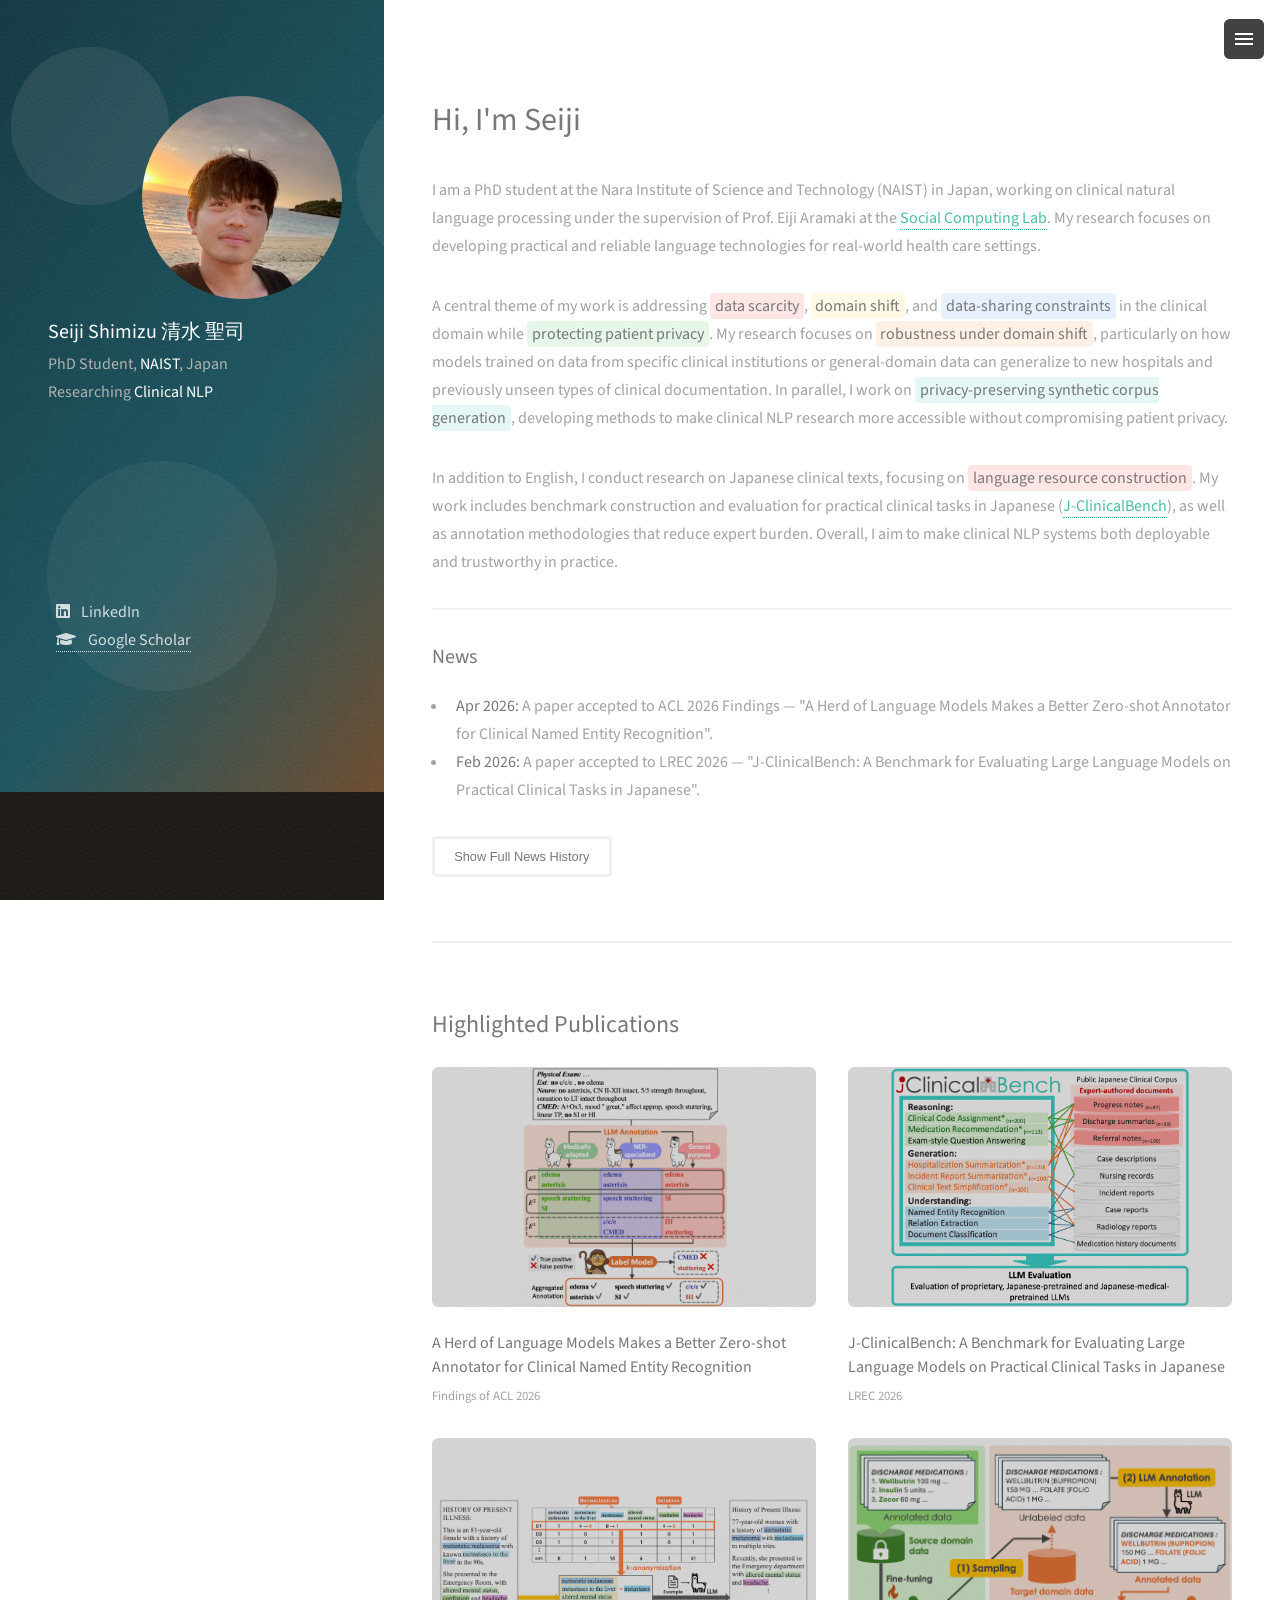
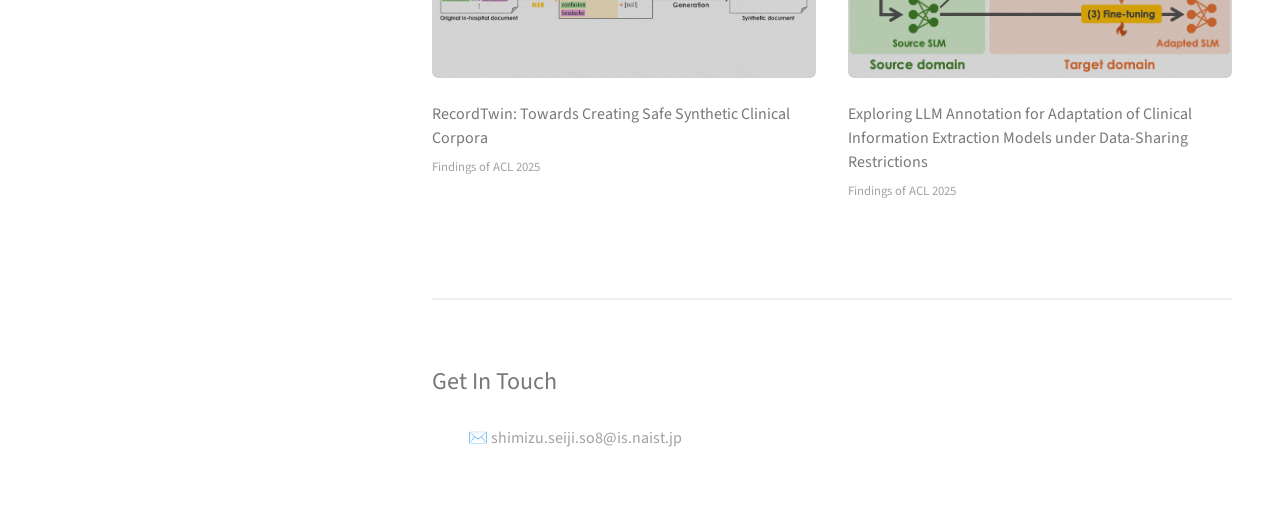
<file: index.html>
<!DOCTYPE HTML>
<!--
	Strata by HTML5 UP
	html5up.net | @ajlkn
	Free for personal and commercial use under the CCA 3.0 license (html5up.net/license)
-->
<html>

<head>
	<title>Seiji Shimizu | Home</title>
	<meta charset="utf-8" />
	<meta name="viewport" content="width=device-width, initial-scale=1, user-scalable=no" />
	<link rel="stylesheet" href="assets/css/main.css" />
	<link rel="icon" type="image/svg+xml" href="images/favicon.svg" />
	<style>
		.menu-wrap {
			position: fixed;
			top: 1rem;
			right: 1rem;
			z-index: 10001;
		}

		.menu-button {
			width: 2.5rem;
			height: 2.5rem;
			border: 0;
			border-radius: 0.35rem;
			background: rgba(34, 34, 34, 0.85);
			color: #fff;
			display: inline-flex;
			flex-direction: column;
			align-items: center;
			justify-content: center;
			cursor: pointer;
		}

		.menu-button span {
			display: block;
			width: 1.1rem;
			height: 2px;
			background: #fff;
			margin: 1.5px 0;
		}

		.menu-panel {
			display: none;
			position: absolute;
			right: 0;
			top: 2.9rem;
			background: rgba(34, 34, 34, 0.95);
			border-radius: 0.35rem;
			padding: 0.4rem 0;
			min-width: 10rem;
		}

		.menu-panel a {
			display: block;
			padding: 0.45rem 0.8rem;
			color: #fff;
			border-bottom: 0;
		}

		.menu-panel a:hover {
			background: rgba(255, 255, 255, 0.14);
			color: #fff !important;
		}

		.menu-wrap.open .menu-panel {
			display: block;
		}

		#header .image.avatar {
			display: block;
			margin-left: auto;
			margin-right: auto;
		}

		#two .work-item .image.thumb {
			display: block;
			aspect-ratio: 16 / 10;
			overflow: hidden;
			background: #fff;
		}

		#two .work-item .image.thumb img {
			width: 100%;
			height: 100%;
			object-fit: contain;
			object-position: center;
		}

		.highlight-blue {
			background-color: #e6f0ff;
		}

		.highlight-red {
			background-color: #ffe6e6;
		}

		.highlight-yellow {
			background-color: #fff9e6;
		}

		.highlight-green {
			background-color: #e6f7ea;
		}

		.highlight-orange {
			background-color: #fff0e6;
		}

		.highlight-teal {
			background-color: #e6f7f7;
		}

		/* optional: improve readability */
		.highlight-blue,
		.highlight-red,
		.highlight-yellow,
		.highlight-green,
		.highlight-orange,
		.highlight-teal {
			padding: 0.1em 0.3em;
			border-radius: 0.25em;
		}
	</style>
</head>

<body class="is-preload">
	<nav class="menu-wrap" id="site-menu">
		<button class="menu-button" id="menu-toggle" aria-label="Open navigation menu" aria-expanded="false">
			<span></span><span></span><span></span>
		</button>
		<div class="menu-panel" id="menu-panel">
			<a href="index.html">Home</a>
			<a href="all-publications.html">Publications</a>
			<a href="media/Seiji_Shimizu_CV_2026_Apr.pdf" target="_blank" rel="noopener noreferrer">CV (PDF)</a>
			<a href="index-ja.html">日本語</a>
		</div>
	</nav>

	<header id="header">
		<div class="inner">
			<a href="#" class="image avatar"><img src="images/avatar.jpg" alt="Abstract avatar" /></a>
			<h1><strong>Seiji Shimizu 清水 聖司</strong></h1>
			<p>PhD Student, <strong>NAIST</strong>, Japan<br />
				Researching <strong>Clinical NLP</strong></p>
		</div>
		<div class="inner">
			<ul>
				<li><a href="https://www.linkedin.com/in/%E8%81%96%E5%8F%B8-%E6%B8%85%E6%B0%B4-0804ab36a/?locale=en_US"
						class="icon brands fa-linkedin" target="_blank" rel="noopener noreferrer"><span
							class="label">LinkedIn</span></a></li>
				<li><a href="https://scholar.google.com/citations?user=4m6ExmEAAAAJ&hl=en" target="_blank"
						rel="noopener noreferrer"><i class="fas fa-graduation-cap"></i><span
							class="label">&nbsp;&nbsp;&nbsp;&nbsp;Google Scholar</span></a></li>
			</ul>
		</div>
	</header>

	<div id="main">
		<section id="one">
			<header class="major">
				<h2>Hi, I'm Seiji</h2>
			</header>

			<p>
				I am a PhD student at the Nara Institute of Science and Technology (NAIST) in Japan, working on clinical
				natural
				language processing under the supervision of Prof. Eiji Aramaki at the
				<a href="https://sociocom.naist.jp/index/" target="_blank" rel="noopener noreferrer">Social Computing
					Lab</a>.
				My research focuses on developing practical and reliable language technologies for real-world health
				care settings.
			</p>

			<p>
				A central theme of my work is addressing <span class="highlight-red"><strong>data
						scarcity</strong></span>, <span class="highlight-yellow"><strong>domain shift</strong></span>,
				and <span class="highlight-blue"><strong>data-sharing constraints</strong></span> in
				the clinical domain while
				<span class="highlight-green"><strong>protecting patient privacy</strong></span>. My research focuses on
				<span class="highlight-orange"><strong>robustness under domain
						shift</strong></span>, particularly on how models trained on data from specific clinical
				institutions or general-domain data can generalize to new hospitals and previously unseen types of
				clinical documentation.

				In parallel, I work on <span class="highlight-teal"><strong>privacy-preserving synthetic corpus
						generation</strong></span>, developing
				methods to make clinical NLP research more accessible without compromising patient privacy.
			</p>

			<p>
				In addition to English, I conduct research on Japanese clinical texts, focusing on <span
					class="highlight-red"><strong>language
						resource construction</strong></span>. My work includes benchmark construction and evaluation
				for practical
				clinical
				tasks in Japanese (<a href="https://github.com/seiji-shimizu/J-ClinicalBench-release" target="_blank"
					rel="noopener noreferrer">J-ClinicalBench</a>), as well as annotation methodologies that reduce
				expert burden. Overall, I aim to make clinical NLP systems both
				deployable
				and trustworthy in practice.
			</p>
			<hr />
			<h3>News</h3>

			<ul>
				<li>
					<strong>Apr 2026:</strong> A paper accepted to ACL 2026 Findings —
					"A Herd of Language Models Makes a Better Zero-shot Annotator for Clinical Named Entity
					Recognition".
				</li>
				<li>
					<strong>Feb 2026:</strong> A paper accepted to LREC 2026 —
					"J-ClinicalBench: A Benchmark for Evaluating Large Language Models on Practical Clinical Tasks in
					Japanese".
				</li>
			</ul>

			<div id="news-history" hidden>
				<ul>
					<!-- future older news items here -->
				</ul>
			</div>
			<ul class="actions">
				<li><button id="news-toggle" class="button small">Show Full News History</button></li>
			</ul>
		</section>

		<section id="two">
			<h2>Highlighted Publications</h2>
			<div class="row">
				<article class="col-6 col-12-xsmall work-item">
					<a href="https://aclanthology.org/2026.findings-acl.599/" class="image fit thumb" target="_blank"
						rel="noopener noreferrer">
						<img src="images/thumbs/ACL2026_intro.png" alt="Mock project card 1" />
					</a>
					<h3>A Herd of Language Models Makes a Better Zero-shot Annotator for Clinical Named Entity
						Recognition</h3>
					<p>Findings of ACL 2026</p>
				</article>
				<article class="col-6 col-12-xsmall work-item">
					<a href="https://lrec.elra.info/lrec2026-main-028" class="image fit thumb" target="_blank"
						rel="noopener noreferrer">
						<img src="images/thumbs/clinicalbench_intro_v6.png" alt="Mock project card 2" />
					</a>
					<h3>J-ClinicalBench: A Benchmark for Evaluating Large Language Models on Practical Clinical Tasks in
						Japanese</h3>
					<p>LREC 2026</p>
				</article>
				<article class="col-6 col-12-xsmall work-item">
					<a href="https://aclanthology.org/2025.findings-acl.759/" class="image fit thumb" target="_blank"
						rel="noopener noreferrer">
						<img src="images/thumbs/twin_record_fig.png" alt="Mock project card 3" />
					</a>
					<h3>RecordTwin: Towards Creating Safe Synthetic Clinical Corpora</h3>
					<p>Findings of ACL 2025</p>
				</article>
				<article class="col-6 col-12-xsmall work-item">
					<a href="https://aclanthology.org/2025.findings-acl.757/" class="image fit thumb" target="_blank"
						rel="noopener noreferrer">
						<img src="images/thumbs/LLM_Active_intro.png" alt="Mock project card 4" />
					</a>
					<h3>Exploring LLM Annotation for Adaptation of Clinical Information Extraction Models under
						Data-Sharing Restrictions</h3>
					<p>Findings of ACL 2025</p>
				</article>
			</div>
		</section>

		<section id="three">
			<h2>Get In Touch</h2>
			<div class="row">
				<div class="col-6 col-12-small">
					<ul class="labeled-icons">
						<li>
							✉️ shimizu.seiji.so8@is.naist.jp
						</li>
					</ul>
				</div>
			</div>
		</section>
	</div>

	<script src="assets/js/jquery.min.js"></script>
	<script>
		(function () {
			var menu = document.getElementById("site-menu");
			var toggle = document.getElementById("menu-toggle");
			if (menu && toggle) {
				toggle.addEventListener("click", function () {
					var isOpen = menu.classList.toggle("open");
					toggle.setAttribute("aria-expanded", isOpen ? "true" : "false");
				});
				document.addEventListener("click", function (event) {
					if (!menu.contains(event.target)) {
						menu.classList.remove("open");
						toggle.setAttribute("aria-expanded", "false");
					}
				});
			}

			var newsHistory = document.getElementById("news-history");
			var newsToggle = document.getElementById("news-toggle");
			if (newsHistory && newsToggle) {
				newsToggle.addEventListener("click", function () {
					var isHidden = newsHistory.hasAttribute("hidden");
					if (isHidden) {
						newsHistory.removeAttribute("hidden");
						newsToggle.textContent = "Hide Full News History";
					} else {
						newsHistory.setAttribute("hidden", "");
						newsToggle.textContent = "Show Full News History";
					}
				}
				);
			}
		})();
	</script>
	<script src="assets/js/jquery.poptrox.min.js"></script>
	<script src="assets/js/browser.min.js"></script>
	<script src="assets/js/breakpoints.min.js"></script>
	<script src="assets/js/util.js"></script>
	<script src="assets/js/main.js"></script>
</body>

</html>
</file>
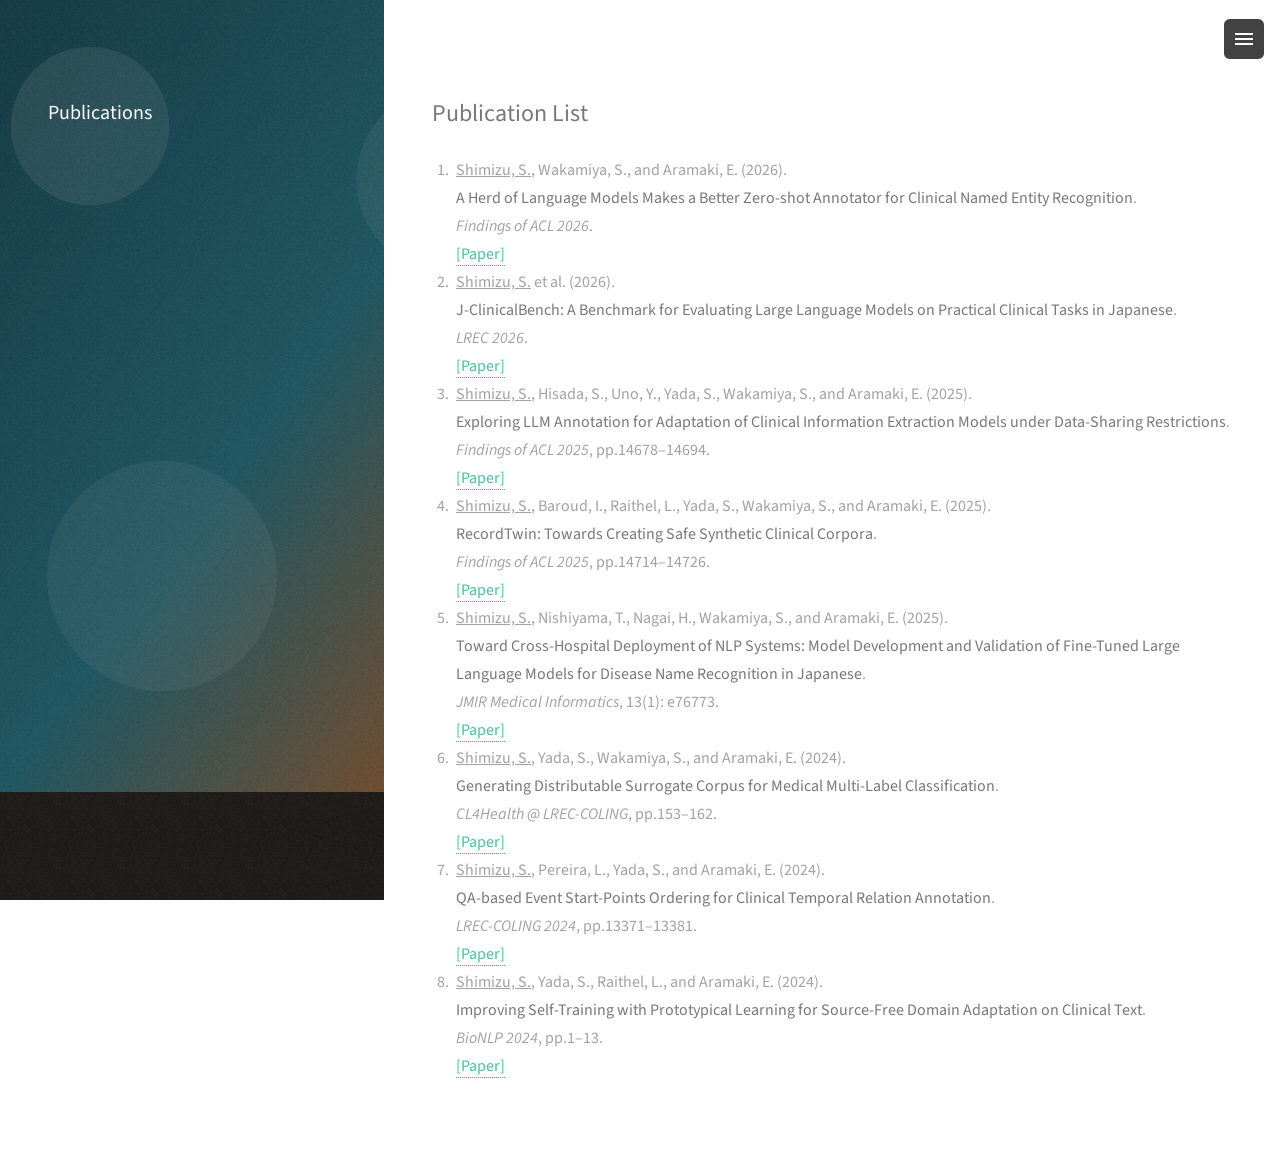
<file: all-publications.html>
<!DOCTYPE HTML>
<!--
	Strata by HTML5 UP
-->
<html>

<head>
	<title>Seiji Shimizu | Publications</title>
	<meta charset="utf-8" />
	<meta name="viewport" content="width=device-width, initial-scale=1, user-scalable=no" />
	<link rel="stylesheet" href="assets/css/main.css" />
	<link rel="icon" type="image/svg+xml" href="images/favicon.svg" />
	<style>
		.menu-wrap {
			position: fixed;
			top: 1rem;
			right: 1rem;
			z-index: 10001;
		}

		.menu-button {
			width: 2.5rem;
			height: 2.5rem;
			border: 0;
			border-radius: 0.35rem;
			background: rgba(34, 34, 34, 0.85);
			color: #fff;
			display: inline-flex;
			flex-direction: column;
			align-items: center;
			justify-content: center;
			cursor: pointer;
		}

		.menu-button span {
			display: block;
			width: 1.1rem;
			height: 2px;
			background: #fff;
			margin: 1.5px 0;
		}

		.menu-panel {
			display: none;
			position: absolute;
			right: 0;
			top: 2.9rem;
			background: rgba(34, 34, 34, 0.95);
			border-radius: 0.35rem;
			padding: 0.4rem 0;
			min-width: 10rem;
		}

		.menu-panel a {
			display: block;
			padding: 0.45rem 0.8rem;
			color: #fff;
			border-bottom: 0;
		}

		.menu-panel a:hover {
			background: rgba(255, 255, 255, 0.14);
			color: #fff !important;
		}

		.menu-wrap.open .menu-panel {
			display: block;
		}
	</style>
</head>

<body class="is-preload">

	<nav class="menu-wrap" id="site-menu">
		<button class="menu-button" id="menu-toggle">
			<span></span><span></span><span></span>
		</button>
		<div class="menu-panel" id="menu-panel">
			<a href="index.html">Home</a>
			<a href="all-publications.html">Publications</a>
			<a href="media/Seiji_Shimizu_CV_2026_Apr.pdf" target="_blank">CV (PDF)</a>
		</div>
	</nav>

	<header id="header">
		<div class="inner">
			<h1><strong>Publications</strong></h1>
		</div>
	</header>

	<div id="main">
		<section>
			<h2>Publication List</h2>

			<ol>

				<li>
					<u>Shimizu, S.</u>, Wakamiya, S., and Aramaki, E. (2026).<br>
					<strong>A Herd of Language Models Makes a Better Zero-shot Annotator for Clinical Named Entity
						Recognition</strong>.<br>
					<em>Findings of ACL 2026</em>.<br>
					<a href="https://aclanthology.org/2026.findings-acl.599/" target="_blank">[Paper]</a>
				</li>

				<li>
					<u>Shimizu, S.</u> et al. (2026).<br>
					<strong>J-ClinicalBench: A Benchmark for Evaluating Large Language Models on Practical Clinical
						Tasks in Japanese</strong>.<br>
					<em>LREC 2026</em>.<br>
					<a href="https://lrec.elra.info/lrec2026-main-028" target="_blank">[Paper]</a>
				</li>

				<li>
					<u>Shimizu, S.</u>, Hisada, S., Uno, Y., Yada, S., Wakamiya, S., and Aramaki, E. (2025).<br>
					<strong>Exploring LLM Annotation for Adaptation of Clinical Information Extraction Models under
						Data-Sharing Restrictions</strong>.<br>
					<em>Findings of ACL 2025</em>, pp.14678–14694.<br>
					<a href="https://aclanthology.org/2025.findings-acl.757/" target="_blank">[Paper]</a>
				</li>

				<li>
					<u>Shimizu, S.</u>, Baroud, I., Raithel, L., Yada, S., Wakamiya, S., and Aramaki, E. (2025).<br>
					<strong>RecordTwin: Towards Creating Safe Synthetic Clinical Corpora</strong>.<br>
					<em>Findings of ACL 2025</em>, pp.14714–14726.<br>
					<a href="https://aclanthology.org/2025.findings-acl.759/" target="_blank">[Paper]</a>
				</li>

				<li>
					<u>Shimizu, S.</u>, Nishiyama, T., Nagai, H., Wakamiya, S., and Aramaki, E. (2025).<br>
					<strong>Toward Cross-Hospital Deployment of NLP Systems: Model Development and Validation of
						Fine-Tuned Large Language Models for Disease Name Recognition in Japanese</strong>.<br>
					<em>JMIR Medical Informatics</em>, 13(1): e76773.<br>
					<a href="https://medinform.jmir.org/2025/1/e76773" target="_blank">[Paper]</a>
				</li>

				<li>
					<u>Shimizu, S.</u>, Yada, S., Wakamiya, S., and Aramaki, E. (2024).<br>
					<strong>Generating Distributable Surrogate Corpus for Medical Multi-Label
						Classification</strong>.<br>
					<em>CL4Health @ LREC-COLING</em>, pp.153–162.<br>
					<a href="https://aclanthology.org/2024.cl4health-1.19/" target="_blank">[Paper]</a>
				</li>

				<li>
					<u>Shimizu, S.</u>, Pereira, L., Yada, S., and Aramaki, E. (2024).<br>
					<strong>QA-based Event Start-Points Ordering for Clinical Temporal Relation Annotation</strong>.<br>
					<em>LREC-COLING 2024</em>, pp.13371–13381.<br>
					<a href="https://aclanthology.org/2024.lrec-main.1171/" target="_blank">[Paper]</a>
				</li>

				<li>
					<u>Shimizu, S.</u>, Yada, S., Raithel, L., and Aramaki, E. (2024).<br>
					<strong>Improving Self-Training with Prototypical Learning for Source-Free Domain Adaptation on
						Clinical Text</strong>.<br>
					<em>BioNLP 2024</em>, pp.1–13.<br>
					<a href="https://aclanthology.org/2024.bionlp-1.1/" target="_blank">[Paper]</a>
				</li>

			</ol>

		</section>
	</div>

	<script src="assets/js/jquery.min.js"></script>
	<script>
		(function () {
			var menu = document.getElementById("site-menu");
			var toggle = document.getElementById("menu-toggle");

			toggle.addEventListener("click", function () {
				menu.classList.toggle("open");
			});

			document.addEventListener("click", function (e) {
				if (!menu.contains(e.target)) {
					menu.classList.remove("open");
				}
			});
		})();
	</script>

	<script src="assets/js/jquery.poptrox.min.js"></script>
	<script src="assets/js/browser.min.js"></script>
	<script src="assets/js/breakpoints.min.js"></script>
	<script src="assets/js/util.js"></script>
	<script src="assets/js/main.js"></script>

</body>

</html>
</file>
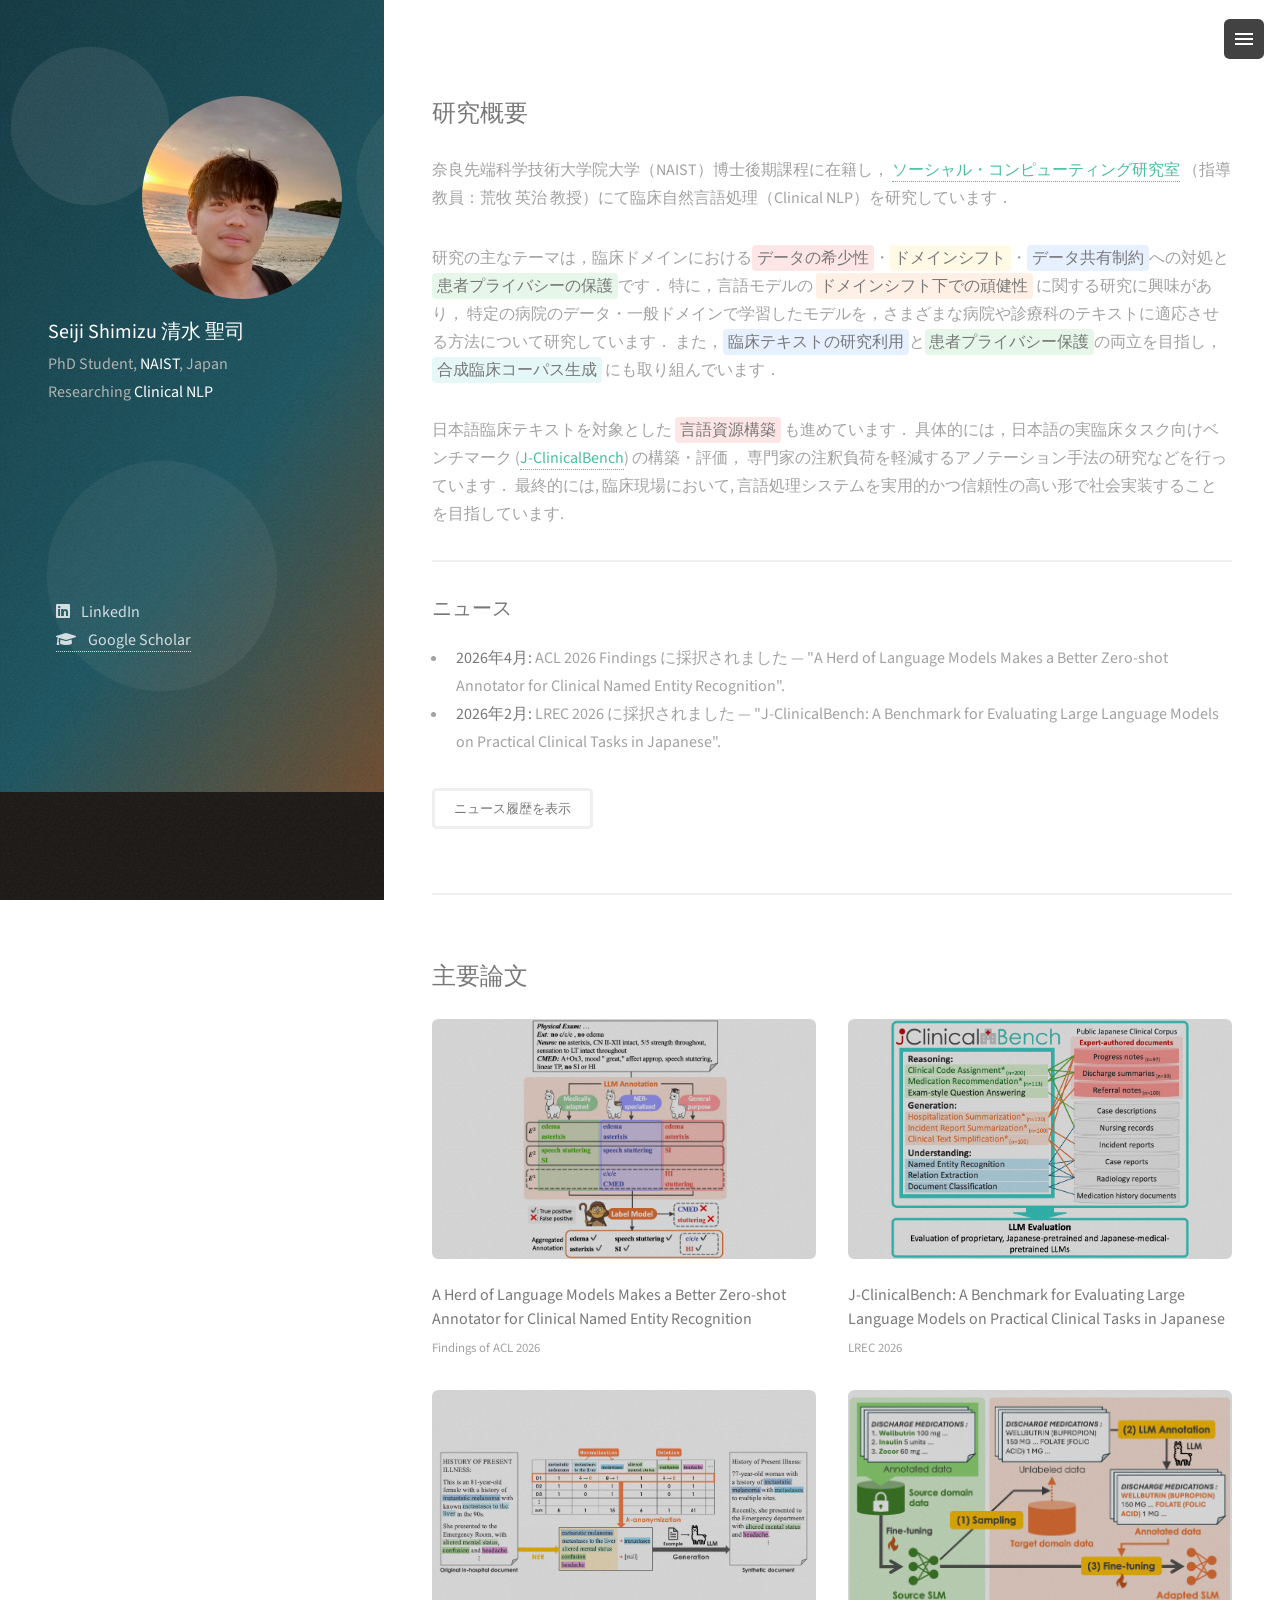
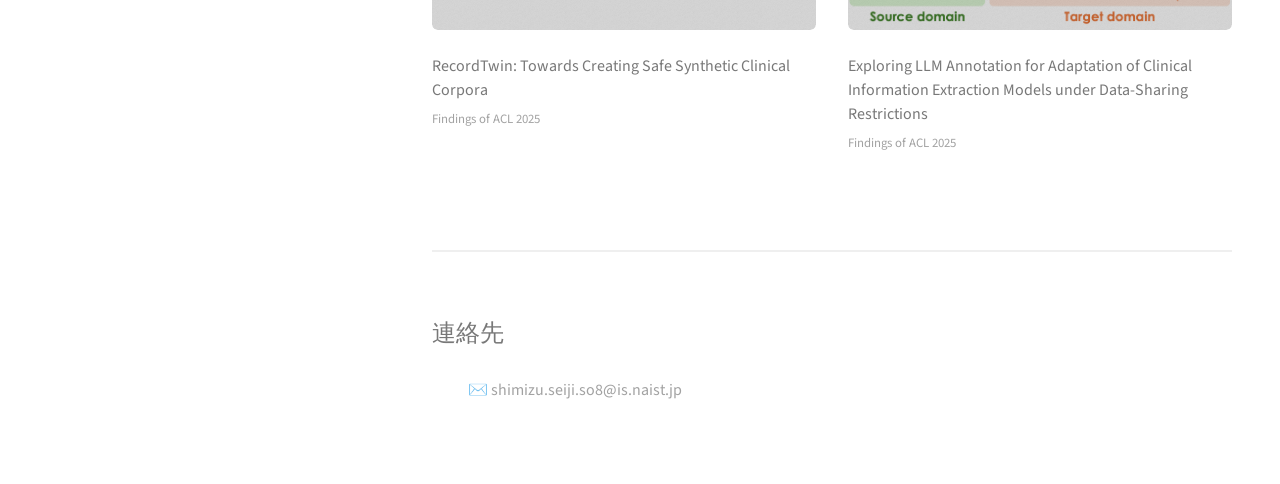
<file: index-ja.html>
<!DOCTYPE HTML>
<!--
	Strata by HTML5 UP
	html5up.net | @ajlkn
	Free for personal and commercial use under the CCA 3.0 license (html5up.net/license)
-->
<html lang="ja">

<head>
	<title>清水 聖司 | ホーム</title>
	<meta charset="utf-8" />
	<meta name="viewport" content="width=device-width, initial-scale=1, user-scalable=no" />
	<link rel="stylesheet" href="assets/css/main.css" />
	<link rel="icon" type="image/svg+xml" href="images/favicon.svg" />
	<style>
		.menu-wrap {
			position: fixed;
			top: 1rem;
			right: 1rem;
			z-index: 10001;
		}

		.menu-button {
			width: 2.5rem;
			height: 2.5rem;
			border: 0;
			border-radius: 0.35rem;
			background: rgba(34, 34, 34, 0.85);
			color: #fff;
			display: inline-flex;
			flex-direction: column;
			align-items: center;
			justify-content: center;
			cursor: pointer;
		}

		.menu-button span {
			display: block;
			width: 1.1rem;
			height: 2px;
			background: #fff;
			margin: 1.5px 0;
		}

		.menu-panel {
			display: none;
			position: absolute;
			right: 0;
			top: 2.9rem;
			background: rgba(34, 34, 34, 0.95);
			border-radius: 0.35rem;
			padding: 0.4rem 0;
			min-width: 10rem;
		}

		.menu-panel a {
			display: block;
			padding: 0.45rem 0.8rem;
			color: #fff;
			border-bottom: 0;
		}

		.menu-panel a:hover {
			background: rgba(255, 255, 255, 0.14);
			color: #fff !important;
		}

		.menu-wrap.open .menu-panel {
			display: block;
		}

		#header .image.avatar {
			display: block;
			margin-left: auto;
			margin-right: auto;
		}

		#two .work-item .image.thumb {
			display: block;
			aspect-ratio: 16 / 10;
			overflow: hidden;
			background: #fff;
		}

		#two .work-item .image.thumb img {
			width: 100%;
			height: 100%;
			object-fit: contain;
			object-position: center;
		}

		.highlight-blue {
			background-color: #e6f0ff;
		}

		.highlight-red {
			background-color: #ffe6e6;
		}

		.highlight-yellow {
			background-color: #fff9e6;
		}

		.highlight-green {
			background-color: #e6f7ea;
		}

		.highlight-orange {
			background-color: #fff0e6;
		}

		.highlight-teal {
			background-color: #e6f7f7;
		}

		/* optional: improve readability */
		.highlight-blue,
		.highlight-red,
		.highlight-yellow,
		.highlight-green,
		.highlight-orange,
		.highlight-teal {
			padding: 0.1em 0.3em;
			border-radius: 0.25em;
		}
	</style>
</head>

<body class="is-preload">
	<nav class="menu-wrap" id="site-menu">
		<button class="menu-button" id="menu-toggle" aria-label="メニューを開く" aria-expanded="false">
			<span></span><span></span><span></span>
		</button>
		<div class="menu-panel" id="menu-panel">
			<a href="index-ja.html">ホーム</a>
			<a href="all-publications.html">業績一覧</a>
			<a href="media/Seiji_Shimizu_CV_2026_Apr.pdf" target="_blank" rel="noopener noreferrer">CV (PDF)</a>
			<a href="index.html">English</a>
		</div>
	</nav>

	<header id="header">
		<div class="inner">
			<a href="#" class="image avatar"><img src="images/avatar.jpg" alt="Abstract avatar" /></a>
			<h1><strong>Seiji Shimizu 清水 聖司</strong></h1>
			<p>PhD Student, <strong>NAIST</strong>, Japan<br />
				Researching <strong>Clinical NLP</strong></p>
		</div>
		<div class="inner">
			<ul>
				<li><a href="https://www.linkedin.com/in/%E8%81%96%E5%8F%B8-%E6%B8%85%E6%B0%B4-0804ab36a/?locale=en_US"
						class="icon brands fa-linkedin" target="_blank" rel="noopener noreferrer"><span
							class="label">LinkedIn</span></a></li>
				<li><a href="https://scholar.google.com/citations?user=4m6ExmEAAAAJ&hl=en" target="_blank"
						rel="noopener noreferrer"><i class="fas fa-graduation-cap"></i><span
							class="label">&nbsp;&nbsp;&nbsp;&nbsp;Google Scholar</span></a></li>
			</ul>
		</div>
	</header>

	<div id="main">
		<section id="one">
			<h2>研究概要</h2>

			<p>
				奈良先端科学技術大学院大学（NAIST）博士後期課程に在籍し，
				<a href="https://sociocom.naist.jp/index/" target="_blank"
					rel="noopener noreferrer">ソーシャル・コンピューティング研究室</a>
				（指導教員：荒牧 英治 教授）にて臨床自然言語処理（Clinical NLP）を研究しています．
			</p>

			<p>
				研究の主なテーマは，臨床ドメインにおける<span class="highlight-red"><strong>データの希少性</strong></span>・<span
					class="highlight-yellow"><strong>ドメインシフト</strong></span>・<span
					class="highlight-blue"><strong>データ共有制約</strong></span>への対処と<span
					class="highlight-green"><strong>患者プライバシーの保護</strong></span>です．
				特に，言語モデルの <span class="highlight-orange"><strong>ドメインシフト下での頑健性</strong></span> に関する研究に興味があり，
				特定の病院のデータ・一般ドメインで学習したモデルを，さまざまな病院や診療科のテキストに適応させる方法について研究しています．
				また，<span class="highlight-blue"><strong>臨床テキストの研究利用</strong></span>と<span
					class="highlight-green"><strong>患者プライバシー保護</strong></span>の両立を目指し，
				<span class="highlight-teal"><strong>合成臨床コーパス生成</strong></span> にも取り組んでいます．
			</p>

			<p>
				日本語臨床テキストを対象とした
				<span class="highlight-red"><strong>言語資源構築</strong></span> も進めています．
				具体的には，日本語の実臨床タスク向けベンチマーク
				(<a href="https://github.com/seiji-shimizu/J-ClinicalBench-release" target="_blank"
					rel="noopener noreferrer">J-ClinicalBench</a>) の構築・評価，
				専門家の注釈負荷を軽減するアノテーション手法の研究などを行っています．
				最終的には, 臨床現場において, 言語処理システムを実用的かつ信頼性の高い形で社会実装することを目指しています.
			</p>
			<hr />
			<h3>ニュース</h3>

			<ul>
				<li>
					<strong>2026年4月:</strong> ACL 2026 Findings に採択されました —
					"A Herd of Language Models Makes a Better Zero-shot Annotator for Clinical Named Entity
					Recognition".
				</li>
				<li>
					<strong>2026年2月:</strong> LREC 2026 に採択されました —
					"J-ClinicalBench: A Benchmark for Evaluating Large Language Models on Practical Clinical Tasks in
					Japanese".
				</li>
			</ul>

			<div id="news-history" hidden>
				<ul>
					<!-- ここに過去のニュースを追加 -->
				</ul>
			</div>
			<ul class="actions">
				<li><button id="news-toggle" class="button small">ニュース履歴を表示</button></li>
			</ul>
		</section>

		<section id="two">
			<h2>主要論文</h2>
			<div class="row">
				<article class="col-6 col-12-xsmall work-item">
					<a href="all-publications.html" class="image fit thumb">
						<img src="images/thumbs/ACL2026_intro.png" alt="publication image 1" />
					</a>
					<h3>A Herd of Language Models Makes a Better Zero-shot Annotator for Clinical Named Entity
						Recognition</h3>
					<p>Findings of ACL 2026</p>
				</article>
				<article class="col-6 col-12-xsmall work-item">
					<a href="all-publications.html" class="image fit thumb">
						<img src="images/thumbs/clinicalbench_intro_v6.png" alt="publication image 2" />
					</a>
					<h3>J-ClinicalBench: A Benchmark for Evaluating Large Language Models on Practical Clinical Tasks in
						Japanese</h3>
					<p>LREC 2026</p>
				</article>
				<article class="col-6 col-12-xsmall work-item">
					<a href="https://aclanthology.org/2025.findings-acl.759/" class="image fit thumb" target="_blank"
						rel="noopener noreferrer">
						<img src="images/thumbs/twin_record_fig.png" alt="publication image 3" />
					</a>
					<h3>RecordTwin: Towards Creating Safe Synthetic Clinical Corpora</h3>
					<p>Findings of ACL 2025</p>
				</article>
				<article class="col-6 col-12-xsmall work-item">
					<a href="https://aclanthology.org/2025.findings-acl.757/" class="image fit thumb" target="_blank"
						rel="noopener noreferrer">
						<img src="images/thumbs/LLM_Active_intro.png" alt="publication image 4" />
					</a>
					<h3>Exploring LLM Annotation for Adaptation of Clinical Information Extraction Models under
						Data-Sharing Restrictions</h3>
					<p>Findings of ACL 2025</p>
				</article>
			</div>
		</section>

		<section id="three">
			<h2>連絡先</h2>
			<div class="row">
				<div class="col-6 col-12-small">
					<ul class="labeled-icons">
						<li>
							✉️ shimizu.seiji.so8@is.naist.jp
						</li>
					</ul>
				</div>
			</div>
		</section>
	</div>

	<script src="assets/js/jquery.min.js"></script>
	<script>
		(function () {
			var menu = document.getElementById("site-menu");
			var toggle = document.getElementById("menu-toggle");
			if (menu && toggle) {
				toggle.addEventListener("click", function () {
					var isOpen = menu.classList.toggle("open");
					toggle.setAttribute("aria-expanded", isOpen ? "true" : "false");
				});
				document.addEventListener("click", function (event) {
					if (!menu.contains(event.target)) {
						menu.classList.remove("open");
						toggle.setAttribute("aria-expanded", "false");
					}
				});
			}

			var newsHistory = document.getElementById("news-history");
			var newsToggle = document.getElementById("news-toggle");
			if (newsHistory && newsToggle) {
				newsToggle.addEventListener("click", function () {
					var isHidden = newsHistory.hasAttribute("hidden");
					if (isHidden) {
						newsHistory.removeAttribute("hidden");
						newsToggle.textContent = "ニュース履歴を非表示";
					} else {
						newsHistory.setAttribute("hidden", "");
						newsToggle.textContent = "ニュース履歴を表示";
					}
				});
			}
		})();
	</script>
	<script src="assets/js/jquery.poptrox.min.js"></script>
	<script src="assets/js/browser.min.js"></script>
	<script src="assets/js/breakpoints.min.js"></script>
	<script src="assets/js/util.js"></script>
	<script src="assets/js/main.js"></script>
</body>

</html>
</file>
<file: assets/css/main.css>
@import url("fontawesome-all.min.css");
@import url("https://fonts.googleapis.com/css?family=Source+Sans+Pro:400,400italic");

/*
	Strata by HTML5 UP
	html5up.net | @ajlkn
	Free for personal and commercial use under the CCA 3.0 license (html5up.net/license)
*/

html, body, div, span, applet, object,
iframe, h1, h2, h3, h4, h5, h6, p, blockquote,
pre, a, abbr, acronym, address, big, cite,
code, del, dfn, em, img, ins, kbd, q, s, samp,
small, strike, strong, sub, sup, tt, var, b,
u, i, center, dl, dt, dd, ol, ul, li, fieldset,
form, label, legend, table, caption, tbody,
tfoot, thead, tr, th, td, article, aside,
canvas, details, embed, figure, figcaption,
footer, header, hgroup, menu, nav, output, ruby,
section, summary, time, mark, audio, video {
	margin: 0;
	padding: 0;
	border: 0;
	font-size: 100%;
	font: inherit;
	vertical-align: baseline;}

article, aside, details, figcaption, figure,
footer, header, hgroup, menu, nav, section {
	display: block;}

body {
	line-height: 1;
}

ol, ul {
	list-style: none;
}

blockquote, q {
	quotes: none;
}

	blockquote:before, blockquote:after, q:before, q:after {
		content: '';
		content: none;
	}

table {
	border-collapse: collapse;
	border-spacing: 0;
}

body {
	-webkit-text-size-adjust: none;
}

mark {
	background-color: transparent;
	color: inherit;
}

input::-moz-focus-inner {
	border: 0;
	padding: 0;
}

input, select, textarea {
	-moz-appearance: none;
	-webkit-appearance: none;
	-ms-appearance: none;
	appearance: none;
}

/* Basic */

	html {
		box-sizing: border-box;
	}

	*, *:before, *:after {
		box-sizing: inherit;
	}

	body {
		background: #fff;
	}

		body.is-preload *, body.is-preload *:before, body.is-preload *:after {
			-moz-animation: none !important;
			-webkit-animation: none !important;
			-ms-animation: none !important;
			animation: none !important;
			-moz-transition: none !important;
			-webkit-transition: none !important;
			-ms-transition: none !important;
			transition: none !important;
		}

	body, input, select, textarea {
		color: #a2a2a2;
		font-family: "Source Sans Pro", Helvetica, sans-serif;
		font-size: 16pt;
		font-weight: 400;
		line-height: 1.75em;
	}

	a {
		-moz-transition: color 0.2s ease-in-out, border-color 0.2s ease-in-out;
		-webkit-transition: color 0.2s ease-in-out, border-color 0.2s ease-in-out;
		-ms-transition: color 0.2s ease-in-out, border-color 0.2s ease-in-out;
		transition: color 0.2s ease-in-out, border-color 0.2s ease-in-out;
		border-bottom: dotted 1px;
		color: #49bf9d;
		text-decoration: none;
	}

		a:hover {
			border-bottom-color: transparent;
			color: #49bf9d !important;
			text-decoration: none;
		}

	strong, b {
		color: #787878;
		font-weight: 400;
	}

	em, i {
		font-style: italic;
	}

	p {
		margin: 0 0 2em 0;
	}

	h1, h2, h3, h4, h5, h6 {
		color: #787878;
		font-weight: 400;
		line-height: 1em;
		margin: 0 0 1em 0;
	}

		h1 a, h2 a, h3 a, h4 a, h5 a, h6 a {
			color: inherit;
			text-decoration: none;
		}

	h1 {
		font-size: 2em;
		line-height: 1.5em;
	}

	h2 {
		font-size: 1.5em;
		line-height: 1.5em;
	}

	h3 {
		font-size: 1.25em;
		line-height: 1.5em;
	}

	h4 {
		font-size: 1.1em;
		line-height: 1.5em;
	}

	h5 {
		font-size: 0.9em;
		line-height: 1.5em;
	}

	h6 {
		font-size: 0.7em;
		line-height: 1.5em;
	}

	sub {
		font-size: 0.8em;
		position: relative;
		top: 0.5em;
	}

	sup {
		font-size: 0.8em;
		position: relative;
		top: -0.5em;
	}

	hr {
		border: 0;
		border-bottom: solid 2px #efefef;
		margin: 2em 0;
	}

		hr.major {
			margin: 3em 0;
		}

	blockquote {
		border-left: solid 6px #efefef;
		font-style: italic;
		margin: 0 0 2em 0;
		padding: 0.5em 0 0.5em 1.5em;
	}

	code {
		background: #f7f7f7;
		border-radius: 0.35em;
		border: solid 2px #efefef;
		font-family: "Courier New", monospace;
		font-size: 0.9em;
		margin: 0 0.25em;
		padding: 0.25em 0.65em;
	}

	pre {
		-webkit-overflow-scrolling: touch;
		font-family: "Courier New", monospace;
		font-size: 0.9em;
		margin: 0 0 2em 0;
	}

		pre code {
			display: block;
			line-height: 1.75em;
			padding: 1em 1.5em;
			overflow-x: auto;
		}

	.align-left {
		text-align: left;
	}

	.align-center {
		text-align: center;
	}

	.align-right {
		text-align: right;
	}

/* Container */

	.container {
		margin: 0 auto;
		max-width: calc(100% - 4em);
		width: 100%;
	}

		.container.xsmall {
			width: 25%;
		}

		.container.small {
			width: 50%;
		}

		.container.medium {
			width: 75%;
		}

		.container.large {
			width: 125%;
		}

		.container.xlarge {
			width: 150%;
		}

		.container.max {
			width: 100%;
		}

		@media screen and (max-width: 980px) {

			.container {
				width: 100% !important;
				max-width: 100% !important;
			}

		}

		@media screen and (max-width: 480px) {

			.container {
				max-width: calc(100% - 3em);
			}

		}

/* Row */

	.row {
		display: flex;
		flex-wrap: wrap;
		box-sizing: border-box;
		align-items: stretch;
	}

		.row > * {
			box-sizing: border-box;
		}

		.row.gtr-uniform > * > :last-child {
			margin-bottom: 0;
		}

		.row.aln-left {
			justify-content: flex-start;
		}

		.row.aln-center {
			justify-content: center;
		}

		.row.aln-right {
			justify-content: flex-end;
		}

		.row.aln-top {
			align-items: flex-start;
		}

		.row.aln-middle {
			align-items: center;
		}

		.row.aln-bottom {
			align-items: flex-end;
		}

		.row > .imp {
			order: -1;
		}

		.row > .col-1 {
			width: 8.33333%;
		}

		.row > .off-1 {
			margin-left: 8.33333%;
		}

		.row > .col-2 {
			width: 16.66667%;
		}

		.row > .off-2 {
			margin-left: 16.66667%;
		}

		.row > .col-3 {
			width: 25%;
		}

		.row > .off-3 {
			margin-left: 25%;
		}

		.row > .col-4 {
			width: 33.33333%;
		}

		.row > .off-4 {
			margin-left: 33.33333%;
		}

		.row > .col-5 {
			width: 41.66667%;
		}

		.row > .off-5 {
			margin-left: 41.66667%;
		}

		.row > .col-6 {
			width: 50%;
		}

		.row > .off-6 {
			margin-left: 50%;
		}

		.row > .col-7 {
			width: 58.33333%;
		}

		.row > .off-7 {
			margin-left: 58.33333%;
		}

		.row > .col-8 {
			width: 66.66667%;
		}

		.row > .off-8 {
			margin-left: 66.66667%;
		}

		.row > .col-9 {
			width: 75%;
		}

		.row > .off-9 {
			margin-left: 75%;
		}

		.row > .col-10 {
			width: 83.33333%;
		}

		.row > .off-10 {
			margin-left: 83.33333%;
		}

		.row > .col-11 {
			width: 91.66667%;
		}

		.row > .off-11 {
			margin-left: 91.66667%;
		}

		.row > .col-12 {
			width: 100%;
		}

		.row > .off-12 {
			margin-left: 100%;
		}

		.row.gtr-0 {
			margin-top: 0;
			margin-left: 0em;
		}

			.row.gtr-0 > * {
				padding: 0 0 0 0em;
			}

			.row.gtr-0.gtr-uniform {
				margin-top: 0em;
			}

				.row.gtr-0.gtr-uniform > * {
					padding-top: 0em;
				}

		.row.gtr-25 {
			margin-top: 0;
			margin-left: -0.625em;
		}

			.row.gtr-25 > * {
				padding: 0 0 0 0.625em;
			}

			.row.gtr-25.gtr-uniform {
				margin-top: -0.625em;
			}

				.row.gtr-25.gtr-uniform > * {
					padding-top: 0.625em;
				}

		.row.gtr-50 {
			margin-top: 0;
			margin-left: -1.25em;
		}

			.row.gtr-50 > * {
				padding: 0 0 0 1.25em;
			}

			.row.gtr-50.gtr-uniform {
				margin-top: -1.25em;
			}

				.row.gtr-50.gtr-uniform > * {
					padding-top: 1.25em;
				}

		.row {
			margin-top: 0;
			margin-left: -2.5em;
		}

			.row > * {
				padding: 0 0 0 2.5em;
			}

			.row.gtr-uniform {
				margin-top: -2.5em;
			}

				.row.gtr-uniform > * {
					padding-top: 2.5em;
				}

		.row.gtr-150 {
			margin-top: 0;
			margin-left: -3.75em;
		}

			.row.gtr-150 > * {
				padding: 0 0 0 3.75em;
			}

			.row.gtr-150.gtr-uniform {
				margin-top: -3.75em;
			}

				.row.gtr-150.gtr-uniform > * {
					padding-top: 3.75em;
				}

		.row.gtr-200 {
			margin-top: 0;
			margin-left: -5em;
		}

			.row.gtr-200 > * {
				padding: 0 0 0 5em;
			}

			.row.gtr-200.gtr-uniform {
				margin-top: -5em;
			}

				.row.gtr-200.gtr-uniform > * {
					padding-top: 5em;
				}

		@media screen and (max-width: 1800px) {

			.row {
				display: flex;
				flex-wrap: wrap;
				box-sizing: border-box;
				align-items: stretch;
			}

				.row > * {
					box-sizing: border-box;
				}

				.row.gtr-uniform > * > :last-child {
					margin-bottom: 0;
				}

				.row.aln-left {
					justify-content: flex-start;
				}

				.row.aln-center {
					justify-content: center;
				}

				.row.aln-right {
					justify-content: flex-end;
				}

				.row.aln-top {
					align-items: flex-start;
				}

				.row.aln-middle {
					align-items: center;
				}

				.row.aln-bottom {
					align-items: flex-end;
				}

				.row > .imp-xlarge {
					order: -1;
				}

				.row > .col-1-xlarge {
					width: 8.33333%;
				}

				.row > .off-1-xlarge {
					margin-left: 8.33333%;
				}

				.row > .col-2-xlarge {
					width: 16.66667%;
				}

				.row > .off-2-xlarge {
					margin-left: 16.66667%;
				}

				.row > .col-3-xlarge {
					width: 25%;
				}

				.row > .off-3-xlarge {
					margin-left: 25%;
				}

				.row > .col-4-xlarge {
					width: 33.33333%;
				}

				.row > .off-4-xlarge {
					margin-left: 33.33333%;
				}

				.row > .col-5-xlarge {
					width: 41.66667%;
				}

				.row > .off-5-xlarge {
					margin-left: 41.66667%;
				}

				.row > .col-6-xlarge {
					width: 50%;
				}

				.row > .off-6-xlarge {
					margin-left: 50%;
				}

				.row > .col-7-xlarge {
					width: 58.33333%;
				}

				.row > .off-7-xlarge {
					margin-left: 58.33333%;
				}

				.row > .col-8-xlarge {
					width: 66.66667%;
				}

				.row > .off-8-xlarge {
					margin-left: 66.66667%;
				}

				.row > .col-9-xlarge {
					width: 75%;
				}

				.row > .off-9-xlarge {
					margin-left: 75%;
				}

				.row > .col-10-xlarge {
					width: 83.33333%;
				}

				.row > .off-10-xlarge {
					margin-left: 83.33333%;
				}

				.row > .col-11-xlarge {
					width: 91.66667%;
				}

				.row > .off-11-xlarge {
					margin-left: 91.66667%;
				}

				.row > .col-12-xlarge {
					width: 100%;
				}

				.row > .off-12-xlarge {
					margin-left: 100%;
				}

				.row.gtr-0 {
					margin-top: 0;
					margin-left: 0em;
				}

					.row.gtr-0 > * {
						padding: 0 0 0 0em;
					}

					.row.gtr-0.gtr-uniform {
						margin-top: 0em;
					}

						.row.gtr-0.gtr-uniform > * {
							padding-top: 0em;
						}

				.row.gtr-25 {
					margin-top: 0;
					margin-left: -0.625em;
				}

					.row.gtr-25 > * {
						padding: 0 0 0 0.625em;
					}

					.row.gtr-25.gtr-uniform {
						margin-top: -0.625em;
					}

						.row.gtr-25.gtr-uniform > * {
							padding-top: 0.625em;
						}

				.row.gtr-50 {
					margin-top: 0;
					margin-left: -1.25em;
				}

					.row.gtr-50 > * {
						padding: 0 0 0 1.25em;
					}

					.row.gtr-50.gtr-uniform {
						margin-top: -1.25em;
					}

						.row.gtr-50.gtr-uniform > * {
							padding-top: 1.25em;
						}

				.row {
					margin-top: 0;
					margin-left: -2.5em;
				}

					.row > * {
						padding: 0 0 0 2.5em;
					}

					.row.gtr-uniform {
						margin-top: -2.5em;
					}

						.row.gtr-uniform > * {
							padding-top: 2.5em;
						}

				.row.gtr-150 {
					margin-top: 0;
					margin-left: -3.75em;
				}

					.row.gtr-150 > * {
						padding: 0 0 0 3.75em;
					}

					.row.gtr-150.gtr-uniform {
						margin-top: -3.75em;
					}

						.row.gtr-150.gtr-uniform > * {
							padding-top: 3.75em;
						}

				.row.gtr-200 {
					margin-top: 0;
					margin-left: -5em;
				}

					.row.gtr-200 > * {
						padding: 0 0 0 5em;
					}

					.row.gtr-200.gtr-uniform {
						margin-top: -5em;
					}

						.row.gtr-200.gtr-uniform > * {
							padding-top: 5em;
						}

		}

		@media screen and (max-width: 1280px) {

			.row {
				display: flex;
				flex-wrap: wrap;
				box-sizing: border-box;
				align-items: stretch;
			}

				.row > * {
					box-sizing: border-box;
				}

				.row.gtr-uniform > * > :last-child {
					margin-bottom: 0;
				}

				.row.aln-left {
					justify-content: flex-start;
				}

				.row.aln-center {
					justify-content: center;
				}

				.row.aln-right {
					justify-content: flex-end;
				}

				.row.aln-top {
					align-items: flex-start;
				}

				.row.aln-middle {
					align-items: center;
				}

				.row.aln-bottom {
					align-items: flex-end;
				}

				.row > .imp-large {
					order: -1;
				}

				.row > .col-1-large {
					width: 8.33333%;
				}

				.row > .off-1-large {
					margin-left: 8.33333%;
				}

				.row > .col-2-large {
					width: 16.66667%;
				}

				.row > .off-2-large {
					margin-left: 16.66667%;
				}

				.row > .col-3-large {
					width: 25%;
				}

				.row > .off-3-large {
					margin-left: 25%;
				}

				.row > .col-4-large {
					width: 33.33333%;
				}

				.row > .off-4-large {
					margin-left: 33.33333%;
				}

				.row > .col-5-large {
					width: 41.66667%;
				}

				.row > .off-5-large {
					margin-left: 41.66667%;
				}

				.row > .col-6-large {
					width: 50%;
				}

				.row > .off-6-large {
					margin-left: 50%;
				}

				.row > .col-7-large {
					width: 58.33333%;
				}

				.row > .off-7-large {
					margin-left: 58.33333%;
				}

				.row > .col-8-large {
					width: 66.66667%;
				}

				.row > .off-8-large {
					margin-left: 66.66667%;
				}

				.row > .col-9-large {
					width: 75%;
				}

				.row > .off-9-large {
					margin-left: 75%;
				}

				.row > .col-10-large {
					width: 83.33333%;
				}

				.row > .off-10-large {
					margin-left: 83.33333%;
				}

				.row > .col-11-large {
					width: 91.66667%;
				}

				.row > .off-11-large {
					margin-left: 91.66667%;
				}

				.row > .col-12-large {
					width: 100%;
				}

				.row > .off-12-large {
					margin-left: 100%;
				}

				.row.gtr-0 {
					margin-top: 0;
					margin-left: 0em;
				}

					.row.gtr-0 > * {
						padding: 0 0 0 0em;
					}

					.row.gtr-0.gtr-uniform {
						margin-top: 0em;
					}

						.row.gtr-0.gtr-uniform > * {
							padding-top: 0em;
						}

				.row.gtr-25 {
					margin-top: 0;
					margin-left: -0.5em;
				}

					.row.gtr-25 > * {
						padding: 0 0 0 0.5em;
					}

					.row.gtr-25.gtr-uniform {
						margin-top: -0.5em;
					}

						.row.gtr-25.gtr-uniform > * {
							padding-top: 0.5em;
						}

				.row.gtr-50 {
					margin-top: 0;
					margin-left: -1em;
				}

					.row.gtr-50 > * {
						padding: 0 0 0 1em;
					}

					.row.gtr-50.gtr-uniform {
						margin-top: -1em;
					}

						.row.gtr-50.gtr-uniform > * {
							padding-top: 1em;
						}

				.row {
					margin-top: 0;
					margin-left: -2em;
				}

					.row > * {
						padding: 0 0 0 2em;
					}

					.row.gtr-uniform {
						margin-top: -2em;
					}

						.row.gtr-uniform > * {
							padding-top: 2em;
						}

				.row.gtr-150 {
					margin-top: 0;
					margin-left: -3em;
				}

					.row.gtr-150 > * {
						padding: 0 0 0 3em;
					}

					.row.gtr-150.gtr-uniform {
						margin-top: -3em;
					}

						.row.gtr-150.gtr-uniform > * {
							padding-top: 3em;
						}

				.row.gtr-200 {
					margin-top: 0;
					margin-left: -4em;
				}

					.row.gtr-200 > * {
						padding: 0 0 0 4em;
					}

					.row.gtr-200.gtr-uniform {
						margin-top: -4em;
					}

						.row.gtr-200.gtr-uniform > * {
							padding-top: 4em;
						}

		}

		@media screen and (max-width: 980px) {

			.row {
				display: flex;
				flex-wrap: wrap;
				box-sizing: border-box;
				align-items: stretch;
			}

				.row > * {
					box-sizing: border-box;
				}

				.row.gtr-uniform > * > :last-child {
					margin-bottom: 0;
				}

				.row.aln-left {
					justify-content: flex-start;
				}

				.row.aln-center {
					justify-content: center;
				}

				.row.aln-right {
					justify-content: flex-end;
				}

				.row.aln-top {
					align-items: flex-start;
				}

				.row.aln-middle {
					align-items: center;
				}

				.row.aln-bottom {
					align-items: flex-end;
				}

				.row > .imp-medium {
					order: -1;
				}

				.row > .col-1-medium {
					width: 8.33333%;
				}

				.row > .off-1-medium {
					margin-left: 8.33333%;
				}

				.row > .col-2-medium {
					width: 16.66667%;
				}

				.row > .off-2-medium {
					margin-left: 16.66667%;
				}

				.row > .col-3-medium {
					width: 25%;
				}

				.row > .off-3-medium {
					margin-left: 25%;
				}

				.row > .col-4-medium {
					width: 33.33333%;
				}

				.row > .off-4-medium {
					margin-left: 33.33333%;
				}

				.row > .col-5-medium {
					width: 41.66667%;
				}

				.row > .off-5-medium {
					margin-left: 41.66667%;
				}

				.row > .col-6-medium {
					width: 50%;
				}

				.row > .off-6-medium {
					margin-left: 50%;
				}

				.row > .col-7-medium {
					width: 58.33333%;
				}

				.row > .off-7-medium {
					margin-left: 58.33333%;
				}

				.row > .col-8-medium {
					width: 66.66667%;
				}

				.row > .off-8-medium {
					margin-left: 66.66667%;
				}

				.row > .col-9-medium {
					width: 75%;
				}

				.row > .off-9-medium {
					margin-left: 75%;
				}

				.row > .col-10-medium {
					width: 83.33333%;
				}

				.row > .off-10-medium {
					margin-left: 83.33333%;
				}

				.row > .col-11-medium {
					width: 91.66667%;
				}

				.row > .off-11-medium {
					margin-left: 91.66667%;
				}

				.row > .col-12-medium {
					width: 100%;
				}

				.row > .off-12-medium {
					margin-left: 100%;
				}

				.row.gtr-0 {
					margin-top: 0;
					margin-left: 0em;
				}

					.row.gtr-0 > * {
						padding: 0 0 0 0em;
					}

					.row.gtr-0.gtr-uniform {
						margin-top: 0em;
					}

						.row.gtr-0.gtr-uniform > * {
							padding-top: 0em;
						}

				.row.gtr-25 {
					margin-top: 0;
					margin-left: -0.5em;
				}

					.row.gtr-25 > * {
						padding: 0 0 0 0.5em;
					}

					.row.gtr-25.gtr-uniform {
						margin-top: -0.5em;
					}

						.row.gtr-25.gtr-uniform > * {
							padding-top: 0.5em;
						}

				.row.gtr-50 {
					margin-top: 0;
					margin-left: -1em;
				}

					.row.gtr-50 > * {
						padding: 0 0 0 1em;
					}

					.row.gtr-50.gtr-uniform {
						margin-top: -1em;
					}

						.row.gtr-50.gtr-uniform > * {
							padding-top: 1em;
						}

				.row {
					margin-top: 0;
					margin-left: -2em;
				}

					.row > * {
						padding: 0 0 0 2em;
					}

					.row.gtr-uniform {
						margin-top: -2em;
					}

						.row.gtr-uniform > * {
							padding-top: 2em;
						}

				.row.gtr-150 {
					margin-top: 0;
					margin-left: -3em;
				}

					.row.gtr-150 > * {
						padding: 0 0 0 3em;
					}

					.row.gtr-150.gtr-uniform {
						margin-top: -3em;
					}

						.row.gtr-150.gtr-uniform > * {
							padding-top: 3em;
						}

				.row.gtr-200 {
					margin-top: 0;
					margin-left: -4em;
				}

					.row.gtr-200 > * {
						padding: 0 0 0 4em;
					}

					.row.gtr-200.gtr-uniform {
						margin-top: -4em;
					}

						.row.gtr-200.gtr-uniform > * {
							padding-top: 4em;
						}

		}

		@media screen and (max-width: 736px) {

			.row {
				display: flex;
				flex-wrap: wrap;
				box-sizing: border-box;
				align-items: stretch;
			}

				.row > * {
					box-sizing: border-box;
				}

				.row.gtr-uniform > * > :last-child {
					margin-bottom: 0;
				}

				.row.aln-left {
					justify-content: flex-start;
				}

				.row.aln-center {
					justify-content: center;
				}

				.row.aln-right {
					justify-content: flex-end;
				}

				.row.aln-top {
					align-items: flex-start;
				}

				.row.aln-middle {
					align-items: center;
				}

				.row.aln-bottom {
					align-items: flex-end;
				}

				.row > .imp-small {
					order: -1;
				}

				.row > .col-1-small {
					width: 8.33333%;
				}

				.row > .off-1-small {
					margin-left: 8.33333%;
				}

				.row > .col-2-small {
					width: 16.66667%;
				}

				.row > .off-2-small {
					margin-left: 16.66667%;
				}

				.row > .col-3-small {
					width: 25%;
				}

				.row > .off-3-small {
					margin-left: 25%;
				}

				.row > .col-4-small {
					width: 33.33333%;
				}

				.row > .off-4-small {
					margin-left: 33.33333%;
				}

				.row > .col-5-small {
					width: 41.66667%;
				}

				.row > .off-5-small {
					margin-left: 41.66667%;
				}

				.row > .col-6-small {
					width: 50%;
				}

				.row > .off-6-small {
					margin-left: 50%;
				}

				.row > .col-7-small {
					width: 58.33333%;
				}

				.row > .off-7-small {
					margin-left: 58.33333%;
				}

				.row > .col-8-small {
					width: 66.66667%;
				}

				.row > .off-8-small {
					margin-left: 66.66667%;
				}

				.row > .col-9-small {
					width: 75%;
				}

				.row > .off-9-small {
					margin-left: 75%;
				}

				.row > .col-10-small {
					width: 83.33333%;
				}

				.row > .off-10-small {
					margin-left: 83.33333%;
				}

				.row > .col-11-small {
					width: 91.66667%;
				}

				.row > .off-11-small {
					margin-left: 91.66667%;
				}

				.row > .col-12-small {
					width: 100%;
				}

				.row > .off-12-small {
					margin-left: 100%;
				}

				.row.gtr-0 {
					margin-top: 0;
					margin-left: 0em;
				}

					.row.gtr-0 > * {
						padding: 0 0 0 0em;
					}

					.row.gtr-0.gtr-uniform {
						margin-top: 0em;
					}

						.row.gtr-0.gtr-uniform > * {
							padding-top: 0em;
						}

				.row.gtr-25 {
					margin-top: 0;
					margin-left: -0.375em;
				}

					.row.gtr-25 > * {
						padding: 0 0 0 0.375em;
					}

					.row.gtr-25.gtr-uniform {
						margin-top: -0.375em;
					}

						.row.gtr-25.gtr-uniform > * {
							padding-top: 0.375em;
						}

				.row.gtr-50 {
					margin-top: 0;
					margin-left: -0.75em;
				}

					.row.gtr-50 > * {
						padding: 0 0 0 0.75em;
					}

					.row.gtr-50.gtr-uniform {
						margin-top: -0.75em;
					}

						.row.gtr-50.gtr-uniform > * {
							padding-top: 0.75em;
						}

				.row {
					margin-top: 0;
					margin-left: -1.5em;
				}

					.row > * {
						padding: 0 0 0 1.5em;
					}

					.row.gtr-uniform {
						margin-top: -1.5em;
					}

						.row.gtr-uniform > * {
							padding-top: 1.5em;
						}

				.row.gtr-150 {
					margin-top: 0;
					margin-left: -2.25em;
				}

					.row.gtr-150 > * {
						padding: 0 0 0 2.25em;
					}

					.row.gtr-150.gtr-uniform {
						margin-top: -2.25em;
					}

						.row.gtr-150.gtr-uniform > * {
							padding-top: 2.25em;
						}

				.row.gtr-200 {
					margin-top: 0;
					margin-left: -3em;
				}

					.row.gtr-200 > * {
						padding: 0 0 0 3em;
					}

					.row.gtr-200.gtr-uniform {
						margin-top: -3em;
					}

						.row.gtr-200.gtr-uniform > * {
							padding-top: 3em;
						}

		}

		@media screen and (max-width: 480px) {

			.row {
				display: flex;
				flex-wrap: wrap;
				box-sizing: border-box;
				align-items: stretch;
			}

				.row > * {
					box-sizing: border-box;
				}

				.row.gtr-uniform > * > :last-child {
					margin-bottom: 0;
				}

				.row.aln-left {
					justify-content: flex-start;
				}

				.row.aln-center {
					justify-content: center;
				}

				.row.aln-right {
					justify-content: flex-end;
				}

				.row.aln-top {
					align-items: flex-start;
				}

				.row.aln-middle {
					align-items: center;
				}

				.row.aln-bottom {
					align-items: flex-end;
				}

				.row > .imp-xsmall {
					order: -1;
				}

				.row > .col-1-xsmall {
					width: 8.33333%;
				}

				.row > .off-1-xsmall {
					margin-left: 8.33333%;
				}

				.row > .col-2-xsmall {
					width: 16.66667%;
				}

				.row > .off-2-xsmall {
					margin-left: 16.66667%;
				}

				.row > .col-3-xsmall {
					width: 25%;
				}

				.row > .off-3-xsmall {
					margin-left: 25%;
				}

				.row > .col-4-xsmall {
					width: 33.33333%;
				}

				.row > .off-4-xsmall {
					margin-left: 33.33333%;
				}

				.row > .col-5-xsmall {
					width: 41.66667%;
				}

				.row > .off-5-xsmall {
					margin-left: 41.66667%;
				}

				.row > .col-6-xsmall {
					width: 50%;
				}

				.row > .off-6-xsmall {
					margin-left: 50%;
				}

				.row > .col-7-xsmall {
					width: 58.33333%;
				}

				.row > .off-7-xsmall {
					margin-left: 58.33333%;
				}

				.row > .col-8-xsmall {
					width: 66.66667%;
				}

				.row > .off-8-xsmall {
					margin-left: 66.66667%;
				}

				.row > .col-9-xsmall {
					width: 75%;
				}

				.row > .off-9-xsmall {
					margin-left: 75%;
				}

				.row > .col-10-xsmall {
					width: 83.33333%;
				}

				.row > .off-10-xsmall {
					margin-left: 83.33333%;
				}

				.row > .col-11-xsmall {
					width: 91.66667%;
				}

				.row > .off-11-xsmall {
					margin-left: 91.66667%;
				}

				.row > .col-12-xsmall {
					width: 100%;
				}

				.row > .off-12-xsmall {
					margin-left: 100%;
				}

				.row.gtr-0 {
					margin-top: 0;
					margin-left: 0em;
				}

					.row.gtr-0 > * {
						padding: 0 0 0 0em;
					}

					.row.gtr-0.gtr-uniform {
						margin-top: 0em;
					}

						.row.gtr-0.gtr-uniform > * {
							padding-top: 0em;
						}

				.row.gtr-25 {
					margin-top: 0;
					margin-left: -0.375em;
				}

					.row.gtr-25 > * {
						padding: 0 0 0 0.375em;
					}

					.row.gtr-25.gtr-uniform {
						margin-top: -0.375em;
					}

						.row.gtr-25.gtr-uniform > * {
							padding-top: 0.375em;
						}

				.row.gtr-50 {
					margin-top: 0;
					margin-left: -0.75em;
				}

					.row.gtr-50 > * {
						padding: 0 0 0 0.75em;
					}

					.row.gtr-50.gtr-uniform {
						margin-top: -0.75em;
					}

						.row.gtr-50.gtr-uniform > * {
							padding-top: 0.75em;
						}

				.row {
					margin-top: 0;
					margin-left: -1.5em;
				}

					.row > * {
						padding: 0 0 0 1.5em;
					}

					.row.gtr-uniform {
						margin-top: -1.5em;
					}

						.row.gtr-uniform > * {
							padding-top: 1.5em;
						}

				.row.gtr-150 {
					margin-top: 0;
					margin-left: -2.25em;
				}

					.row.gtr-150 > * {
						padding: 0 0 0 2.25em;
					}

					.row.gtr-150.gtr-uniform {
						margin-top: -2.25em;
					}

						.row.gtr-150.gtr-uniform > * {
							padding-top: 2.25em;
						}

				.row.gtr-200 {
					margin-top: 0;
					margin-left: -3em;
				}

					.row.gtr-200 > * {
						padding: 0 0 0 3em;
					}

					.row.gtr-200.gtr-uniform {
						margin-top: -3em;
					}

						.row.gtr-200.gtr-uniform > * {
							padding-top: 3em;
						}

		}

/* Section/Article */

	section.special, article.special {
		text-align: center;
	}

	header p {
		color: #b2b2b2;
		position: relative;
		margin: 0 0 1.5em 0;
	}

	header h2 + p {
		font-size: 1.25em;
		margin-top: -1em;
		line-height: 1.5em;
	}

	header h3 + p {
		font-size: 1.1em;
		margin-top: -0.8em;
		line-height: 1.5em;
	}

	header h4 + p,
	header h5 + p,
	header h6 + p {
		font-size: 0.9em;
		margin-top: -0.6em;
		line-height: 1.5em;
	}

	header.major h2 {
		font-size: 2em;
	}

/* Form */

	form {
		margin: 0 0 2em 0;
	}

	label {
		color: #787878;
		display: block;
		font-size: 0.9em;
		font-weight: 400;
		margin: 0 0 1em 0;
	}

	input[type="text"],
	input[type="password"],
	input[type="email"],
	select,
	textarea {
		-moz-appearance: none;
		-webkit-appearance: none;
		-ms-appearance: none;
		appearance: none;
		background: #f7f7f7;
		border-radius: 0.35em;
		border: solid 2px transparent;
		color: inherit;
		display: block;
		outline: 0;
		padding: 0 0.75em;
		text-decoration: none;
		width: 100%;
	}

		input[type="text"]:invalid,
		input[type="password"]:invalid,
		input[type="email"]:invalid,
		select:invalid,
		textarea:invalid {
			box-shadow: none;
		}

		input[type="text"]:focus,
		input[type="password"]:focus,
		input[type="email"]:focus,
		select:focus,
		textarea:focus {
			border-color: #49bf9d;
		}

	select {
		background-image: url("data:image/svg+xml;charset=utf8,%3Csvg xmlns='http://www.w3.org/2000/svg' width='40' height='40' preserveAspectRatio='none' viewBox='0 0 40 40'%3E%3Cpath d='M9.4,12.3l10.4,10.4l10.4-10.4c0.2-0.2,0.5-0.4,0.9-0.4c0.3,0,0.6,0.1,0.9,0.4l3.3,3.3c0.2,0.2,0.4,0.5,0.4,0.9 c0,0.4-0.1,0.6-0.4,0.9L20.7,31.9c-0.2,0.2-0.5,0.4-0.9,0.4c-0.3,0-0.6-0.1-0.9-0.4L4.3,17.3c-0.2-0.2-0.4-0.5-0.4-0.9 c0-0.4,0.1-0.6,0.4-0.9l3.3-3.3c0.2-0.2,0.5-0.4,0.9-0.4S9.1,12.1,9.4,12.3z' fill='%23dfdfdf' /%3E%3C/svg%3E");
		background-size: 1.25rem;
		background-repeat: no-repeat;
		background-position: calc(100% - 1rem) center;
		height: 2.75em;
		padding-right: 2.75em;
		text-overflow: ellipsis;
	}

		select option {
			color: #787878;
			background: #fff;
		}

		select:focus::-ms-value {
			background-color: transparent;
		}

		select::-ms-expand {
			display: none;
		}

	input[type="text"],
	input[type="password"],
	input[type="email"],
	select {
		height: 2.75em;
	}

	textarea {
		padding: 0.75em;
	}

	input[type="checkbox"],
	input[type="radio"] {
		-moz-appearance: none;
		-webkit-appearance: none;
		-ms-appearance: none;
		appearance: none;
		display: block;
		float: left;
		margin-right: -2em;
		opacity: 0;
		width: 1em;
		z-index: -1;
	}

		input[type="checkbox"] + label,
		input[type="radio"] + label {
			text-decoration: none;
			color: #a2a2a2;
			cursor: pointer;
			display: inline-block;
			font-size: 1em;
			font-weight: 400;
			padding-left: 2.4em;
			padding-right: 0.75em;
			position: relative;
		}

			input[type="checkbox"] + label:before,
			input[type="radio"] + label:before {
				-moz-osx-font-smoothing: grayscale;
				-webkit-font-smoothing: antialiased;
				display: inline-block;
				font-style: normal;
				font-variant: normal;
				text-rendering: auto;
				line-height: 1;
				text-transform: none !important;
				font-family: 'Font Awesome 5 Free';
				font-weight: 900;
			}

			input[type="checkbox"] + label:before,
			input[type="radio"] + label:before {
				background: #f7f7f7;
				border-radius: 0.35em;
				border: solid 2px transparent;
				content: '';
				display: inline-block;
				font-size: 0.8em;
				height: 2.0625em;
				left: 0;
				line-height: 1.85625em;
				position: absolute;
				text-align: center;
				top: 0;
				width: 2.0625em;
			}

		input[type="checkbox"]:checked + label:before,
		input[type="radio"]:checked + label:before {
			background: #787878;
			border-color: #787878;
			color: #fff;
			content: '\f00c';
		}

		input[type="checkbox"]:focus + label:before,
		input[type="radio"]:focus + label:before {
			border-color: #49bf9d;
		}

	input[type="checkbox"] + label:before {
		border-radius: 0.35em;
	}

	input[type="radio"] + label:before {
		border-radius: 100%;
	}

	::-webkit-input-placeholder {
		color: #b2b2b2 !important;
		opacity: 1.0;
	}

	:-moz-placeholder {
		color: #b2b2b2 !important;
		opacity: 1.0;
	}

	::-moz-placeholder {
		color: #b2b2b2 !important;
		opacity: 1.0;
	}

	:-ms-input-placeholder {
		color: #b2b2b2 !important;
		opacity: 1.0;
	}

/* Box */

	.box {
		border-radius: 0.35em;
		border: solid 2px #efefef;
		margin-bottom: 2em;
		padding: 1.5em;
	}

		.box > :last-child,
		.box > :last-child > :last-child,
		.box > :last-child > :last-child > :last-child {
			margin-bottom: 0;
		}

		.box.alt {
			border: 0;
			border-radius: 0;
			padding: 0;
		}

/* Icon */

	.icon {
		text-decoration: none;
		border-bottom: none;
		position: relative;
	}

		.icon:before {
			-moz-osx-font-smoothing: grayscale;
			-webkit-font-smoothing: antialiased;
			display: inline-block;
			font-style: normal;
			font-variant: normal;
			text-rendering: auto;
			line-height: 1;
			text-transform: none !important;
			font-family: 'Font Awesome 5 Free';
			font-weight: 400;
		}

		.icon > .label {
			display: 1;
			margin-left: 4%;
		}

		.icon:before {
			line-height: inherit;
		}

		.icon.solid:before {
			font-weight: 900;
		}

		.icon.brands:before {
			font-family: 'Font Awesome 5 Brands';
		}

/* Image */

	.image {
		border-radius: 0.35em;
		border: 0;
		display: inline-block;
		position: relative;
	}

		.image:before {
			-moz-transition: opacity 0.2s ease-in-out;
			-webkit-transition: opacity 0.2s ease-in-out;
			-ms-transition: opacity 0.2s ease-in-out;
			transition: opacity 0.2s ease-in-out;
			background: url("images/overlay.png");
			border-radius: 0.35em;
			content: '';
			display: block;
			height: 100%;
			left: 0;
			opacity: 0.5;
			position: absolute;
			top: 0;
			width: 100%;
		}

		.image.thumb {
			text-align: center;
		}

			.image.thumb:after {
				-moz-transition: opacity 0.2s ease-in-out;
				-webkit-transition: opacity 0.2s ease-in-out;
				-ms-transition: opacity 0.2s ease-in-out;
				transition: opacity 0.2s ease-in-out;
				border-radius: 0.35em;
				border: solid 3px rgba(255, 255, 255, 0.5);
				color: #fff;
				content: 'View';
				display: inline-block;
				font-size: 0.8em;
				font-weight: 400;
				left: 50%;
				line-height: 2.25em;
				margin: -1.25em 0 0 -3em;
				opacity: 0;
				padding: 0 1.5em;
				position: absolute;
				text-align: center;
				text-decoration: none;
				top: 50%;
				white-space: nowrap;
			}

			.image.thumb:hover:after {
				opacity: 1.0;
			}

			.image.thumb:hover:before {
				background: url("images/overlay.png"), url("images/overlay.png");
				opacity: 1.0;
			}

		.image img {
			border-radius: 0.35em;
			display: block;
		}

		.image.left {
			float: left;
			margin: 0 1.5em 1em 0;
			top: 0.25em;
		}

		.image.right {
			float: right;
			margin: 0 0 1em 1.5em;
			top: 0.25em;
		}

		.image.left, .image.right {
			max-width: 40%;
		}

			.image.left img, .image.right img {
				width: 100%;
			}

		.image.fit {
			display: block;
			margin: 0 0 2em 0;
			width: 100%;
		}

			.image.fit img {
				width: 100%;
			}

		.image.avatar {
			border-radius: 100%;
		}

			.image.avatar:before {
				display: none;
			}

			.image.avatar img {
				border-radius: 100%;
				width: 200%;
			}

/* List */

	ol {
		list-style: decimal;
		margin: 0 0 2em 0;
		padding-left: 1.25em;
	}

		ol li {
			padding-left: 0.25em;
		}

	ul {
		list-style: disc;
		margin: 0 0 2em 0;
		padding-left: 1em;
	}

		ul li {
			padding-left: 0.5em;
		}

		ul.alt {
			list-style: none;
			padding-left: 0;
		}

			ul.alt li {
				border-top: solid 2px #efefef;
				padding: 0.5em 0;
			}

				ul.alt li:first-child {
					border-top: 0;
					padding-top: 0;
				}

	dl {
		margin: 0 0 2em 0;
	}

/* Icons */

	ul.icons {
		cursor: default;
		list-style: none;
		padding-left: 0;
	}

		ul.icons li {
			display: inline-block;
			padding: 0 1em 0 0;
		}

			ul.icons li:last-child {
				padding-right: 0;
			}

			ul.icons li .icon:before {
				font-size: 1.5em;
			}

/* Labeled Icons */

	ul.labeled-icons {
		list-style: none;
		padding: 0;
	}

		ul.labeled-icons li {
			line-height: 1.75em;
			margin: 1.5em 0 0 0;
			padding-left: 2.25em;
			position: relative;
		}

			ul.labeled-icons li:first-child {
				margin-top: 0;
			}

			ul.labeled-icons li a {
				color: inherit;
			}

			ul.labeled-icons li h3 {
				color: #b2b2b2;
				left: 0;
				position: absolute;
				text-align: center;
				top: 0;
				width: 1em;
			}

/* Actions */

	ul.actions {
		display: -moz-flex;
		display: -webkit-flex;
		display: -ms-flex;
		display: flex;
		cursor: default;
		list-style: none;
		margin-left: -1em;
		padding-left: 0;
	}

		ul.actions li {
			padding: 0 0 0 1em;
			vertical-align: middle;
		}

		ul.actions.special {
			-moz-justify-content: center;
			-webkit-justify-content: center;
			-ms-justify-content: center;
			justify-content: center;
			width: 100%;
			margin-left: 0;
		}

			ul.actions.special li:first-child {
				padding-left: 0;
			}

		ul.actions.stacked {
			-moz-flex-direction: column;
			-webkit-flex-direction: column;
			-ms-flex-direction: column;
			flex-direction: column;
			margin-left: 0;
		}

			ul.actions.stacked li {
				padding: 1.3em 0 0 0;
			}

				ul.actions.stacked li:first-child {
					padding-top: 0;
				}

		ul.actions.fit {
			width: calc(100% + 1em);
		}

			ul.actions.fit li {
				-moz-flex-grow: 1;
				-webkit-flex-grow: 1;
				-ms-flex-grow: 1;
				flex-grow: 1;
				-moz-flex-shrink: 1;
				-webkit-flex-shrink: 1;
				-ms-flex-shrink: 1;
				flex-shrink: 1;
				width: 100%;
			}

				ul.actions.fit li > * {
					width: 100%;
				}

			ul.actions.fit.stacked {
				width: 100%;
			}

		@media screen and (max-width: 480px) {

			ul.actions:not(.fixed) {
				-moz-flex-direction: column;
				-webkit-flex-direction: column;
				-ms-flex-direction: column;
				flex-direction: column;
				margin-left: 0;
				width: 100% !important;
			}

				ul.actions:not(.fixed) li {
					-moz-flex-grow: 1;
					-webkit-flex-grow: 1;
					-ms-flex-grow: 1;
					flex-grow: 1;
					-moz-flex-shrink: 1;
					-webkit-flex-shrink: 1;
					-ms-flex-shrink: 1;
					flex-shrink: 1;
					padding: 1em 0 0 0;
					text-align: center;
					width: 100%;
				}

					ul.actions:not(.fixed) li > * {
						width: 100%;
					}

					ul.actions:not(.fixed) li:first-child {
						padding-top: 0;
					}

					ul.actions:not(.fixed) li input[type="submit"],
					ul.actions:not(.fixed) li input[type="reset"],
					ul.actions:not(.fixed) li input[type="button"],
					ul.actions:not(.fixed) li button,
					ul.actions:not(.fixed) li .button {
						width: 100%;
					}

						ul.actions:not(.fixed) li input[type="submit"].icon:before,
						ul.actions:not(.fixed) li input[type="reset"].icon:before,
						ul.actions:not(.fixed) li input[type="button"].icon:before,
						ul.actions:not(.fixed) li button.icon:before,
						ul.actions:not(.fixed) li .button.icon:before {
							margin-left: -0.5em;
						}

		}

/* Table */

	.table-wrapper {
		-webkit-overflow-scrolling: touch;
		overflow-x: auto;
	}

	table {
		margin: 0 0 2em 0;
		width: 100%;
	}

		table tbody tr {
			border: solid 1px #efefef;
			border-left: 0;
			border-right: 0;
		}

			table tbody tr:nth-child(2n + 1) {
				background-color: #f7f7f7;
			}

		table td {
			padding: 0.75em 0.75em;
		}

		table th {
			color: #787878;
			font-size: 0.9em;
			font-weight: 400;
			padding: 0 0.75em 0.75em 0.75em;
			text-align: left;
		}

		table thead {
			border-bottom: solid 2px #efefef;
		}

		table tfoot {
			border-top: solid 2px #efefef;
		}

		table.alt {
			border-collapse: separate;
		}

			table.alt tbody tr td {
				border: solid 2px #efefef;
				border-left-width: 0;
				border-top-width: 0;
			}

				table.alt tbody tr td:first-child {
					border-left-width: 2px;
				}

			table.alt tbody tr:first-child td {
				border-top-width: 2px;
			}

			table.alt thead {
				border-bottom: 0;
			}

			table.alt tfoot {
				border-top: 0;
			}

/* Button */

	input[type="submit"],
	input[type="reset"],
	input[type="button"],
	.button {
		-moz-appearance: none;
		-webkit-appearance: none;
		-ms-appearance: none;
		appearance: none;
		-moz-transition: background-color 0.2s ease-in-out, color 0.2s ease-in-out, border-color 0.2s ease-in-out;
		-webkit-transition: background-color 0.2s ease-in-out, color 0.2s ease-in-out, border-color 0.2s ease-in-out;
		-ms-transition: background-color 0.2s ease-in-out, color 0.2s ease-in-out, border-color 0.2s ease-in-out;
		transition: background-color 0.2s ease-in-out, color 0.2s ease-in-out, border-color 0.2s ease-in-out;
		background-color: transparent;
		border-radius: 0.35em;
		border: solid 3px #efefef;
		color: #787878 !important;
		cursor: pointer;
		display: inline-block;
		font-weight: 400;
		height: 3.15em;
		height: calc(2.75em + 6px);
		line-height: 2.75em;
		min-width: 10em;
		padding: 0 1.5em;
		text-align: center;
		text-decoration: none;
		white-space: nowrap;
	}

		input[type="submit"]:hover,
		input[type="reset"]:hover,
		input[type="button"]:hover,
		.button:hover {
			border-color: #49bf9d;
			color: #49bf9d !important;
		}

		input[type="submit"]:active,
		input[type="reset"]:active,
		input[type="button"]:active,
		.button:active {
			background-color: rgba(73, 191, 157, 0.1);
			border-color: #49bf9d;
			color: #49bf9d !important;
		}

		input[type="submit"].icon,
		input[type="reset"].icon,
		input[type="button"].icon,
		.button.icon {
			padding-left: 1.35em;
		}

			input[type="submit"].icon:before,
			input[type="reset"].icon:before,
			input[type="button"].icon:before,
			.button.icon:before {
				margin-right: 0.5em;
			}

		input[type="submit"].fit,
		input[type="reset"].fit,
		input[type="button"].fit,
		.button.fit {
			min-width: 0;
			width: 100%;
		}

		input[type="submit"].small,
		input[type="reset"].small,
		input[type="button"].small,
		.button.small {
			font-size: 0.8em;
		}

		input[type="submit"].large,
		input[type="reset"].large,
		input[type="button"].large,
		.button.large {
			font-size: 1.35em;
		}

		input[type="submit"].primary,
		input[type="reset"].primary,
		input[type="button"].primary,
		.button.primary {
			background-color: #49bf9d;
			border-color: #49bf9d;
			color: #ffffff !important;
		}

			input[type="submit"].primary:hover,
			input[type="reset"].primary:hover,
			input[type="button"].primary:hover,
			.button.primary:hover {
				background-color: #5cc6a7;
				border-color: #5cc6a7;
			}

			input[type="submit"].primary:active,
			input[type="reset"].primary:active,
			input[type="button"].primary:active,
			.button.primary:active {
				background-color: #3eb08f;
				border-color: #3eb08f;
			}

		input[type="submit"].disabled, input[type="submit"]:disabled,
		input[type="reset"].disabled,
		input[type="reset"]:disabled,
		input[type="button"].disabled,
		input[type="button"]:disabled,
		.button.disabled,
		.button:disabled {
			background-color: #e7e7e7 !important;
			border-color: #e7e7e7 !important;
			color: #b2b2b2 !important;
			cursor: default;
		}

/* Work Item */

	.work-item {
		margin: 0 0 2em 0;
	}

		.work-item .image {
			margin: 0 0 1.5em 0;
		}

		.work-item h3 {
			font-size: 1em;
			margin: 0 0 0.5em 0;
		}

		.work-item p {
			font-size: 0.8em;
			line-height: 1.5em;
			margin: 0;
		}

/* Header */

	#header {
		display: -moz-flex;
		display: -webkit-flex;
		display: -ms-flex;
		display: flex;
		-moz-flex-direction: column;
		-webkit-flex-direction: column;
		-ms-flex-direction: column;
		flex-direction: column;
		-moz-align-items: -moz-flex-end;
		-webkit-align-items: -webkit-flex-end;
		-ms-align-items: -ms-flex-end;
		align-items: flex-end;
		-moz-justify-content: space-between;
		-webkit-justify-content: space-between;
		-ms-justify-content: space-between;
		justify-content: space-between;
		background-color: #1f1815;
		background-attachment: scroll,								scroll;
		background-image: url("images/overlay.png"), url("../../images/bg.svg");
		background-position: top left,							top left;
		background-repeat: repeat,								no-repeat;
		background-size: auto,								150%;
		color: rgba(255, 255, 255, 0.5);
		height: 100%;
		left: 0;
		padding: 8em 4em;
		position: fixed;
		text-align: left;
		top: 0;
		width: 35%;
	}

		#header > * {
			-moz-flex-shrink: 0;
			-webkit-flex-shrink: 0;
			-ms-flex-shrink: 0;
			flex-shrink: 0;
			width: 100%;
		}

		#header > .inner {
			-moz-flex-grow: 1;
			-webkit-flex-grow: 1;
			-ms-flex-grow: 1;
			flex-grow: 1;
			margin: 0 0 2em 0;
		}

		#header strong, #header b {
			color: #ffffff;
		}

		#header h2, #header h3, #header h4, #header h5, #header h6 {
			color: #ffffff;
		}

		#header h1 {
			color: rgba(255, 255, 255, 0.5);
			font-size: 1.35em;
			line-height: 1.75em;
			margin: 0;
		}

		#header .image.avatar {
			margin: 0 0 1em 0;
			width: 6.25em;
		}

		#header .icons {
			margin: 1em 0 0 0;
		}
	
			#header .icons a {
				color: rgba(255, 255, 255, 0.4);
			}

			#header a {
				color: rgba(255, 255, 255, 0.797);
			}

			#header ul {
				list-style-type: none;
				padding-left: 0%;
			}

/* Footer */

	#footer .icons {
		margin: 1em 0 0 0;
	}

		#footer .icons a {
			color: rgba(255, 255, 255, 0.4);
		}

	#footer .copyright {
		color: rgba(255, 255, 255, 0.4);
		font-size: 0.8em;
		list-style: none;
		margin: 1em 0 0 0;
		padding: 0;
	}

		#footer .copyright li {
			border-left: solid 1px rgba(255, 255, 255, 0.25);
			display: inline-block;
			line-height: 1em;
			margin-left: 0.75em;
			padding-left: 0.75em;
		}

			#footer .copyright li:first-child {
				border-left: 0;
				margin-left: 0;
				padding-left: 0;
			}

			#footer .copyright li a {
				color: inherit;
			}

/* Main */

	#main {
		margin-left: 35%;
		max-width: 54em;
		padding: 8em 4em 4em 4em;
		width: calc(100% - 35%);
	}

		#main > section {
			border-top: solid 2px #efefef;
			margin: 4em 0 0 0;
			padding: 4em 0 0 0;
		}

			#main > section:first-child {
				border-top: 0;
				margin-top: 0;
				padding-top: 0;
			}

/* Poptrox */

	@-moz-keyframes spin {
		0% {
			-moz-transform: rotate(0deg);
			-webkit-transform: rotate(0deg);
			-ms-transform: rotate(0deg);
			transform: rotate(0deg);
		}

		100% {
			-moz-transform: rotate(360deg);
			-webkit-transform: rotate(360deg);
			-ms-transform: rotate(360deg);
			transform: rotate(360deg);
		}
	}

	@-webkit-keyframes spin {
		0% {
			-moz-transform: rotate(0deg);
			-webkit-transform: rotate(0deg);
			-ms-transform: rotate(0deg);
			transform: rotate(0deg);
		}

		100% {
			-moz-transform: rotate(360deg);
			-webkit-transform: rotate(360deg);
			-ms-transform: rotate(360deg);
			transform: rotate(360deg);
		}
	}

	@-ms-keyframes spin {
		0% {
			-moz-transform: rotate(0deg);
			-webkit-transform: rotate(0deg);
			-ms-transform: rotate(0deg);
			transform: rotate(0deg);
		}

		100% {
			-moz-transform: rotate(360deg);
			-webkit-transform: rotate(360deg);
			-ms-transform: rotate(360deg);
			transform: rotate(360deg);
		}
	}

	@keyframes spin {
		0% {
			-moz-transform: rotate(0deg);
			-webkit-transform: rotate(0deg);
			-ms-transform: rotate(0deg);
			transform: rotate(0deg);
		}

		100% {
			-moz-transform: rotate(360deg);
			-webkit-transform: rotate(360deg);
			-ms-transform: rotate(360deg);
			transform: rotate(360deg);
		}
	}

	.poptrox-popup {
		-moz-box-sizing: content-box;
		-webkit-box-sizing: content-box;
		-ms-box-sizing: content-box;
		box-sizing: content-box;
		-webkit-tap-highlight-color: rgba(255, 255, 255, 0);
		background: #fff;
		border-radius: 0.35em;
		box-shadow: 0 0.1em 0.15em 0 rgba(0, 0, 0, 0.15);
		overflow: hidden;
		padding-bottom: 3em;
	}

		.poptrox-popup .loader {
			text-decoration: none;
			-moz-animation: spin 1s linear infinite;
			-webkit-animation: spin 1s linear infinite;
			-ms-animation: spin 1s linear infinite;
			animation: spin 1s linear infinite;
			font-size: 1.5em;
			height: 1em;
			left: 50%;
			line-height: 1em;
			margin: -0.5em 0 0 -0.5em;
			position: absolute;
			top: 50%;
			width: 1em;
		}

			.poptrox-popup .loader:before {
				-moz-osx-font-smoothing: grayscale;
				-webkit-font-smoothing: antialiased;
				display: inline-block;
				font-style: normal;
				font-variant: normal;
				text-rendering: auto;
				line-height: 1;
				text-transform: none !important;
				font-family: 'Font Awesome 5 Free';
				font-weight: 900;
			}

			.poptrox-popup .loader:before {
				content: '\f1ce';
			}

		.poptrox-popup .caption {
			background: #fff;
			bottom: 0;
			cursor: default;
			font-size: 0.9em;
			height: 3em;
			left: 0;
			line-height: 2.8em;
			position: absolute;
			text-align: center;
			width: 100%;
			z-index: 1;
		}

		.poptrox-popup .nav-next,
		.poptrox-popup .nav-previous {
			text-decoration: none;
			-moz-transition: opacity 0.2s ease-in-out;
			-webkit-transition: opacity 0.2s ease-in-out;
			-ms-transition: opacity 0.2s ease-in-out;
			transition: opacity 0.2s ease-in-out;
			-webkit-tap-highlight-color: rgba(255, 255, 255, 0);
			background: rgba(0, 0, 0, 0.01);
			cursor: pointer;
			height: 100%;
			opacity: 0;
			position: absolute;
			top: 0;
			width: 50%;
		}

			.poptrox-popup .nav-next:before,
			.poptrox-popup .nav-previous:before {
				-moz-osx-font-smoothing: grayscale;
				-webkit-font-smoothing: antialiased;
				display: inline-block;
				font-style: normal;
				font-variant: normal;
				text-rendering: auto;
				line-height: 1;
				text-transform: none !important;
				font-family: 'Font Awesome 5 Free';
				font-weight: 900;
			}

			.poptrox-popup .nav-next:before,
			.poptrox-popup .nav-previous:before {
				color: #fff;
				font-size: 2.5em;
				height: 1em;
				line-height: 1em;
				margin-top: -0.75em;
				position: absolute;
				text-align: center;
				top: 50%;
				width: 1.5em;
			}

		.poptrox-popup .nav-next {
			right: 0;
		}

			.poptrox-popup .nav-next:before {
				content: '\f105';
				right: 0;
			}

		.poptrox-popup .nav-previous {
			left: 0;
		}

			.poptrox-popup .nav-previous:before {
				content: '\f104';
				left: 0;
			}

		.poptrox-popup .closer {
			text-decoration: none;
			-moz-transition: opacity 0.2s ease-in-out;
			-webkit-transition: opacity 0.2s ease-in-out;
			-ms-transition: opacity 0.2s ease-in-out;
			transition: opacity 0.2s ease-in-out;
			-webkit-tap-highlight-color: rgba(255, 255, 255, 0);
			color: #fff;
			height: 4em;
			line-height: 4em;
			opacity: 0;
			position: absolute;
			right: 0;
			text-align: center;
			top: 0;
			width: 4em;
			z-index: 2;
		}

			.poptrox-popup .closer:before {
				-moz-osx-font-smoothing: grayscale;
				-webkit-font-smoothing: antialiased;
				display: inline-block;
				font-style: normal;
				font-variant: normal;
				text-rendering: auto;
				line-height: 1;
				text-transform: none !important;
				font-family: 'Font Awesome 5 Free';
				font-weight: 900;
			}

			.poptrox-popup .closer:before {
				-moz-box-sizing: content-box;
				-webkit-box-sizing: content-box;
				-ms-box-sizing: content-box;
				box-sizing: content-box;
				border-radius: 100%;
				border: solid 3px rgba(255, 255, 255, 0.5);
				content: '\f00d';
				display: block;
				font-size: 1em;
				height: 1.75em;
				left: 50%;
				line-height: 1.75em;
				margin: -0.875em 0 0 -0.875em;
				position: absolute;
				top: 50%;
				width: 1.75em;
			}

		.poptrox-popup:hover .nav-next,
		.poptrox-popup:hover .nav-previous {
			opacity: 0.5;
		}

			.poptrox-popup:hover .nav-next:hover,
			.poptrox-popup:hover .nav-previous:hover {
				opacity: 1.0;
			}

		.poptrox-popup:hover .closer {
			opacity: 0.5;
		}

			.poptrox-popup:hover .closer:hover {
				opacity: 1.0;
			}

/* Touch */

	body.is-touch .image.thumb:before {
		opacity: 0.5 !important;
	}

	body.is-touch .image.thumb:after {
		display: none !important;
	}

	body.is-touch #header {
		background-attachment: scroll;
		background-size: auto, cover;
	}

	body.is-touch .poptrox-popup .nav-next,
	body.is-touch .poptrox-popup .nav-previous,
	body.is-touch .poptrox-popup .closer {
		opacity: 1.0 !important;
	}

/* XLarge */

	@media screen and (max-width: 1800px) {

		/* Basic */

			body, input, select, textarea {
				font-size: 12pt;
			}

	}

/* Large */

	@media screen and (max-width: 1280px) {

		/* Header */

			#header {
				padding: 6em 3em 3em 3em;
				width: 30%;
			}

				#header h1 {
					font-size: 1.25em;
				}

					#header h1 br {
						display: none;
					}

				#header > .inner {
					margin-bottom: 0;
				}

		/* Footer */

			#footer .copyright li {
				border-left-width: 0;
				display: block;
				line-height: 2.25em;
				margin-left: 0;
				padding-left: 0;
			}

		/* Main */

			#main {
				margin-left: 30%;
				max-width: none;
				padding: 6em 3em 3em 3em;
				width: calc(100% - 30%);
			}

	}

/* Medium */

	@media screen and (max-width: 980px) {

		/* Basic */

			h1 br, h2 br, h3 br, h4 br, h5 br, h6 br {
				display: none;
			}

		/* List */

			ul.icons li .icon {
				font-size: 1.25em;
			}

		/* Header */

			#header {
				background-attachment: scroll;
				background-position: top left, center center;
				background-size: auto,		cover;
				left: auto;
				padding: 6em 4em;
				position: relative;
				text-align: center;
				top: auto;
				width: 100%;
				display: block;
			}

				#header h1 {
					font-size: 1.75em;
				}

					#header h1 br {
						display: inline;
					}

		/* Footer */

			#footer {
				background-attachment: scroll;
				background-color: #1f1815;
				background-image: url("images/overlay.png"), url("../../images/bg.svg");
				background-position: top left,						bottom center;
				background-repeat: repeat,							no-repeat;
				background-size: auto,							cover;
				bottom: auto;
				left: auto;
				padding: 4em 4em 6em 4em;
				position: relative;
				text-align: center;
				width: 100%;
			}

				#footer .icons {
					margin: 0 0 1em 0;
				}

				#footer .copyright {
					margin: 0 0 1em 0;
				}

					#footer .copyright li {
						border-left-width: 1px;
						display: inline-block;
						line-height: 1em;
						margin-left: 0.75em;
						padding-left: 0.75em;
					}

		/* Main */

			#main {
				margin: 0;
				padding: 6em 4em;
				width: 100%;
			}

	}

/* Small */

	@media screen and (max-width: 736px) {

		/* Basic */

			h1 {
				font-size: 1.5em;
			}

			h2 {
				font-size: 1.2em;
			}

			h3 {
				font-size: 1em;
			}

		/* Section/Article */

			section.special, article.special {
				text-align: center;
			}

			header.major h2 {
				font-size: 1.35em;
			}

		/* List */

			ul.labeled-icons li {
				padding-left: 2em;
			}

				ul.labeled-icons li h3 {
					line-height: 1.75em;
				}

		/* Header */

			#header {
				padding: 2.25em 1.5em;
			}

				#header h1 {
					font-size: 1.35em;
				}

		/* Footer */

			#footer {
				padding: 2.25em 1.5em;
			}

		/* Main */

			#main {
				padding: 2.25em 1.5em 0.25em 1.5em;
			}

				#main > section {
					margin: 2.25em 0 0 0;
					padding: 2.25em 0 0 0;
				}

		/* Poptrox */

			.poptrox-popup {
				border-radius: 0;
			}

				.poptrox-popup .nav-next:before,
				.poptrox-popup .nav-previous:before {
					margin-top: -1em;
				}

	}

/* XSmall */

	@media screen and (max-width: 480px) {

		/* Header */

			#header {
				padding: 4.5em 1.5em;
			}

				#header h1 br {
					display: none;
				}

		/* Footer */

			#footer .copyright li {
				border-left-width: 0;
				display: block;
				line-height: 2.25em;
				margin-left: 0;
				padding-left: 0;
			}

	}
</file>
